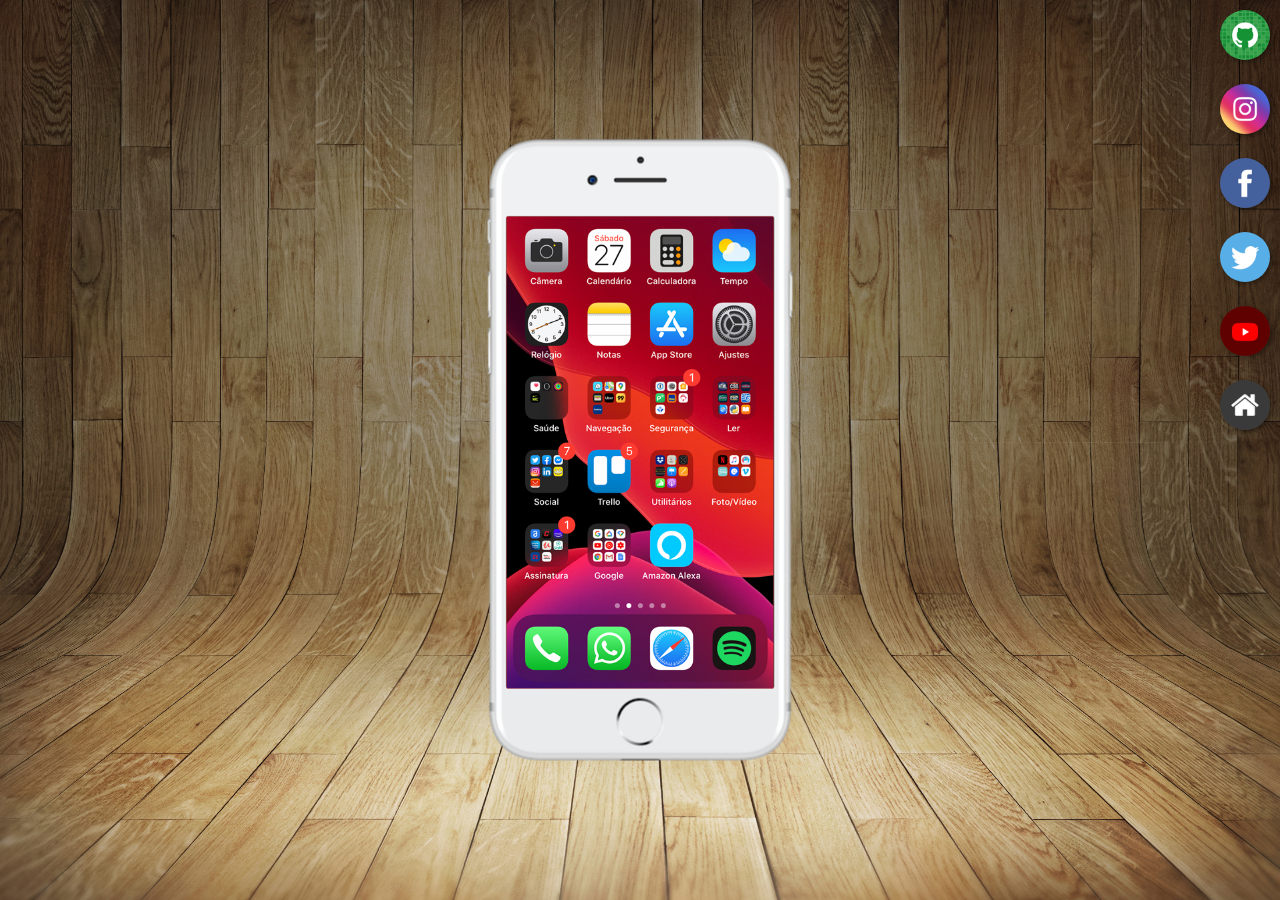
<file: index.html>
<!DOCTYPE html>
<html lang="pt-br">
<head>
    <meta charset="UTF-8">
    <meta name="viewport" content="width=device-width, initial-scale=1.0">
    <link rel="stylesheet" href="style/style.css">
    <link rel="shortcut icon" href="favicon.ico" type="image/x-icon">
    <title>Social Media</title>
</head>
<body>
    <main>
        <section class="telefone">
            <iframe src="home.html" frameborder="0" name="tela" class="tela">
                Infelizmente seu navegador não permite o uso de iframes!
            </iframe>
        </section>
        <section class="social">
            <a href="github.html" target="tela"><img src="imagens/logo-github.jpg" alt="github" target="tela"></a><br>
            <a href="instragram.html" target="tela"><img src="imagens/logo-instagram.jpg" alt="instragram"></a><br>
            <a href="facebook.html" target="tela"><img src="imagens/logo-facebook.jpg" alt=""></a><br>
            <a href="twitter.html"target="tela"><img src="imagens/logo-twitter.jpg" alt="twitter"></a><br>
            <a href="youtube.html" target="tela"><img src="imagens/logo-youtube.jpg" alt="youtube"></a><br>
            <a href="home.html" target="tela"><img src="imagens/logo-home.jpg" alt="botão home"></a><br>
        </section><br>
    </main>
</body>
</html>
</file>
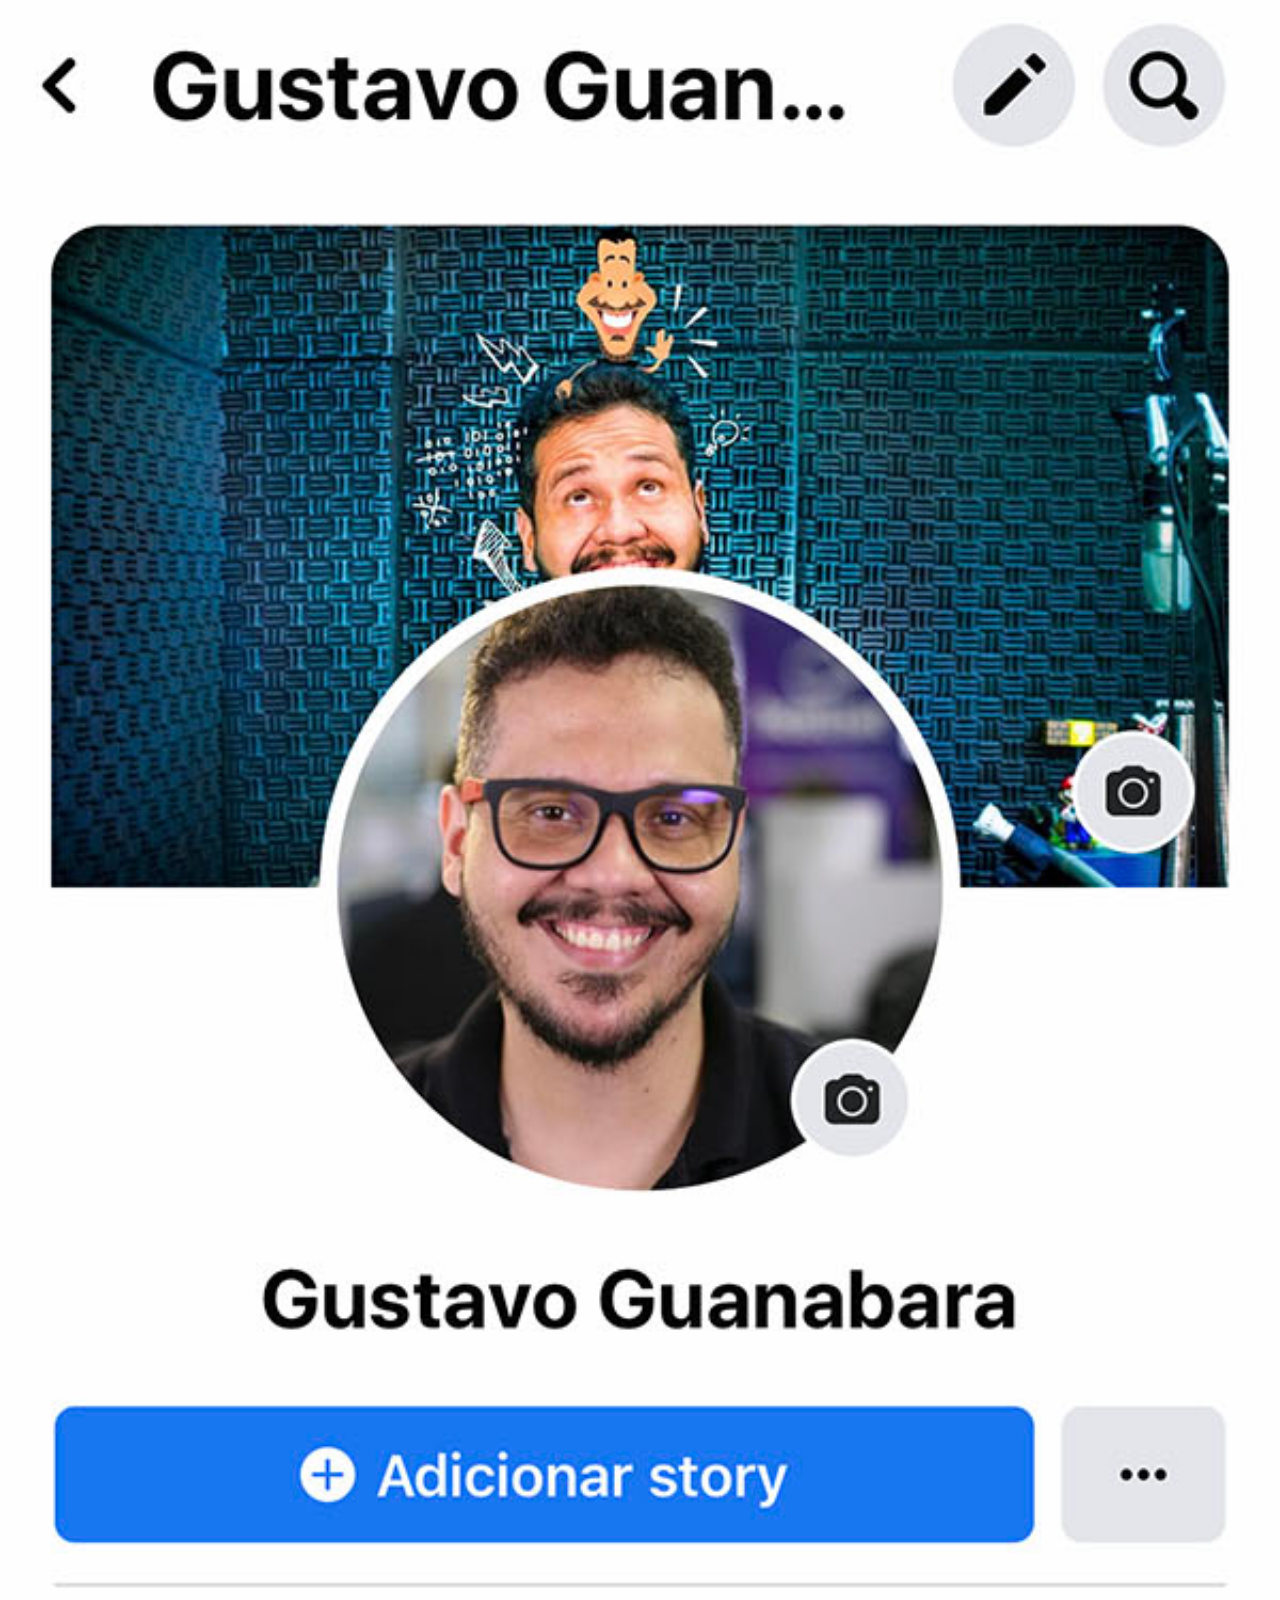
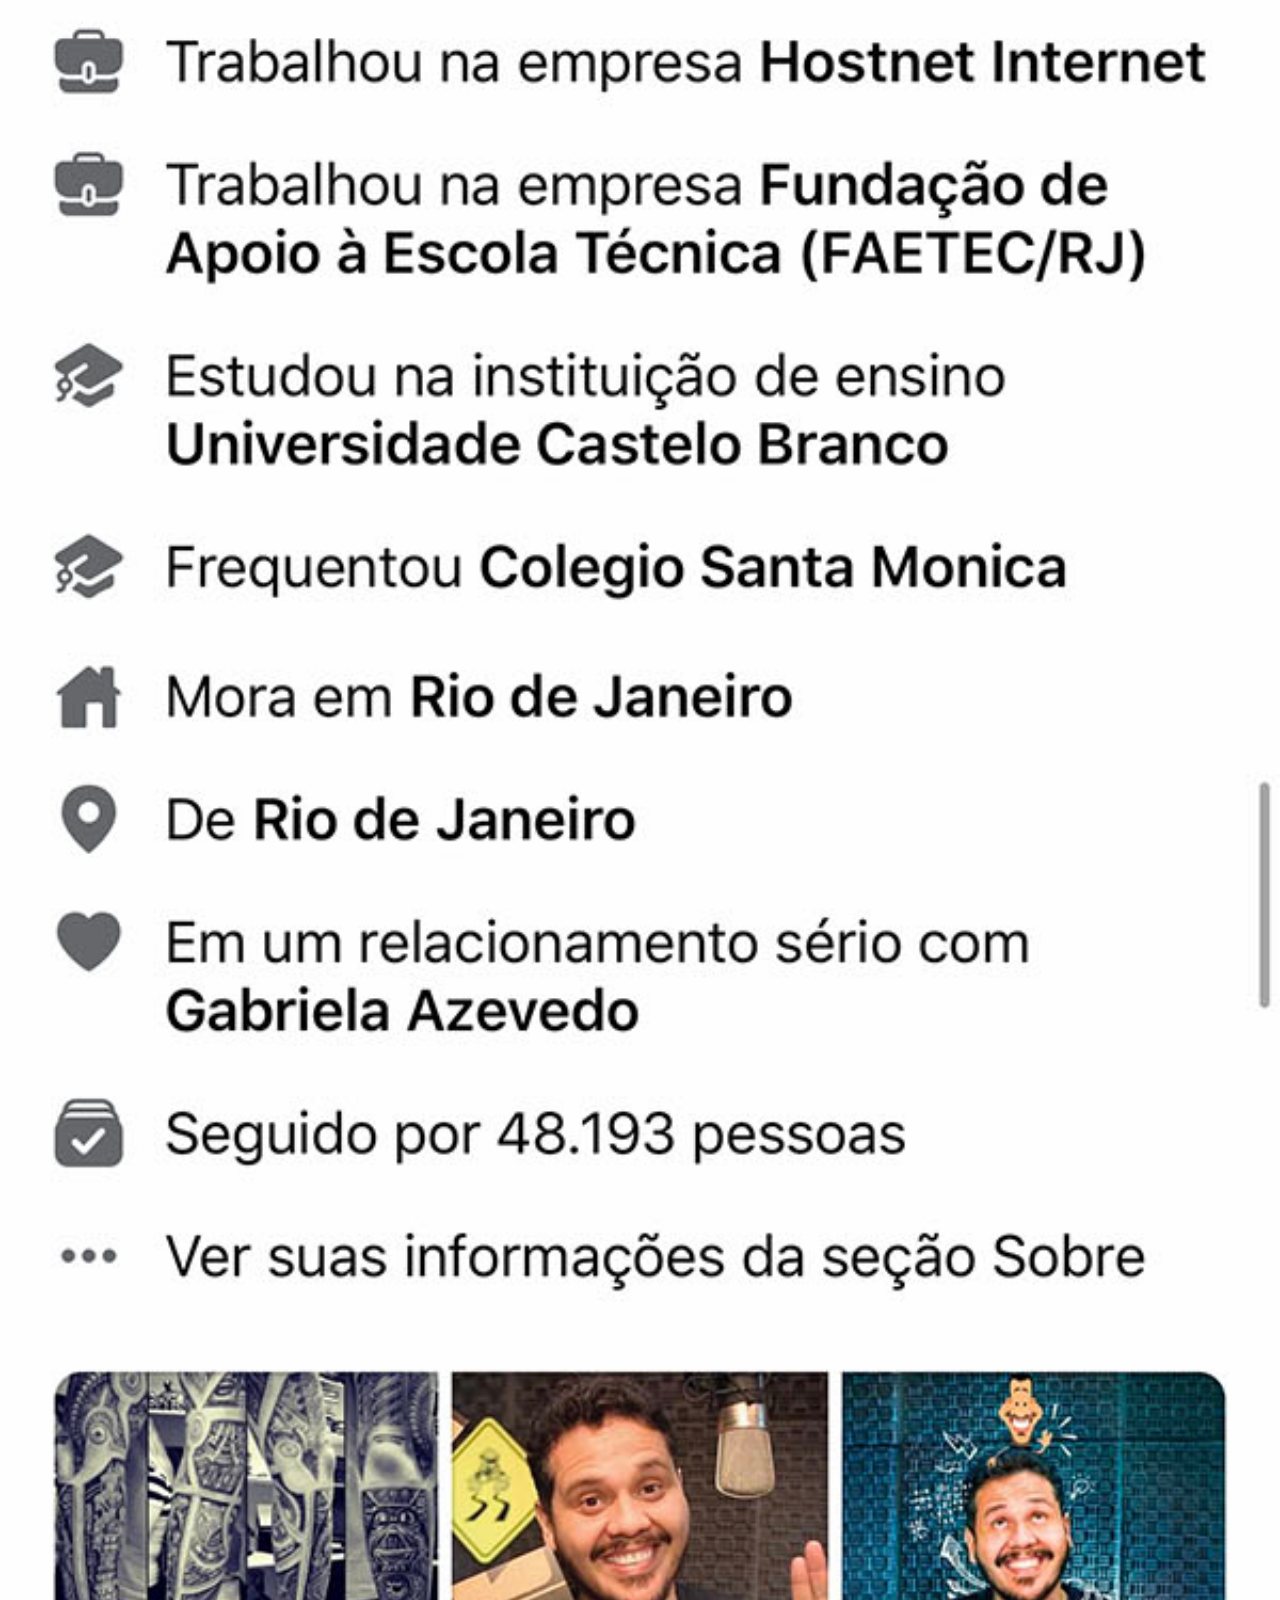
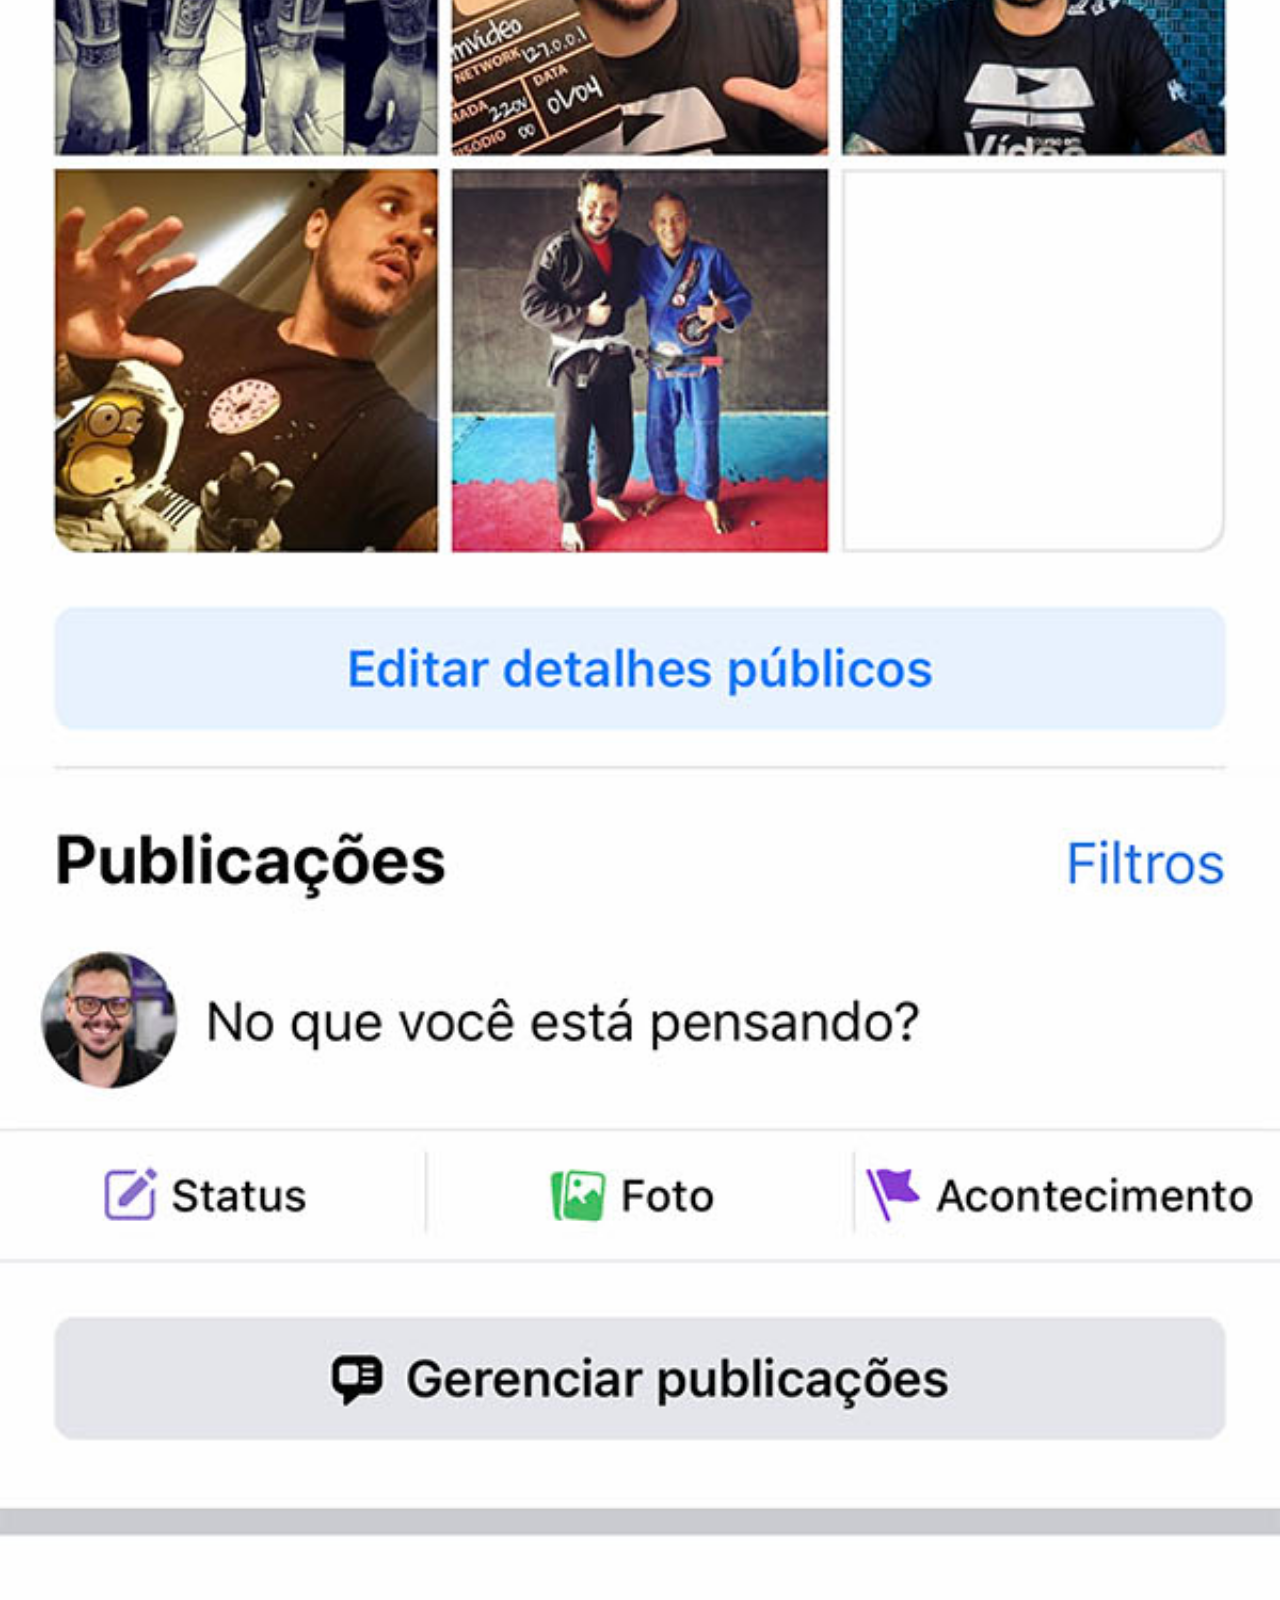
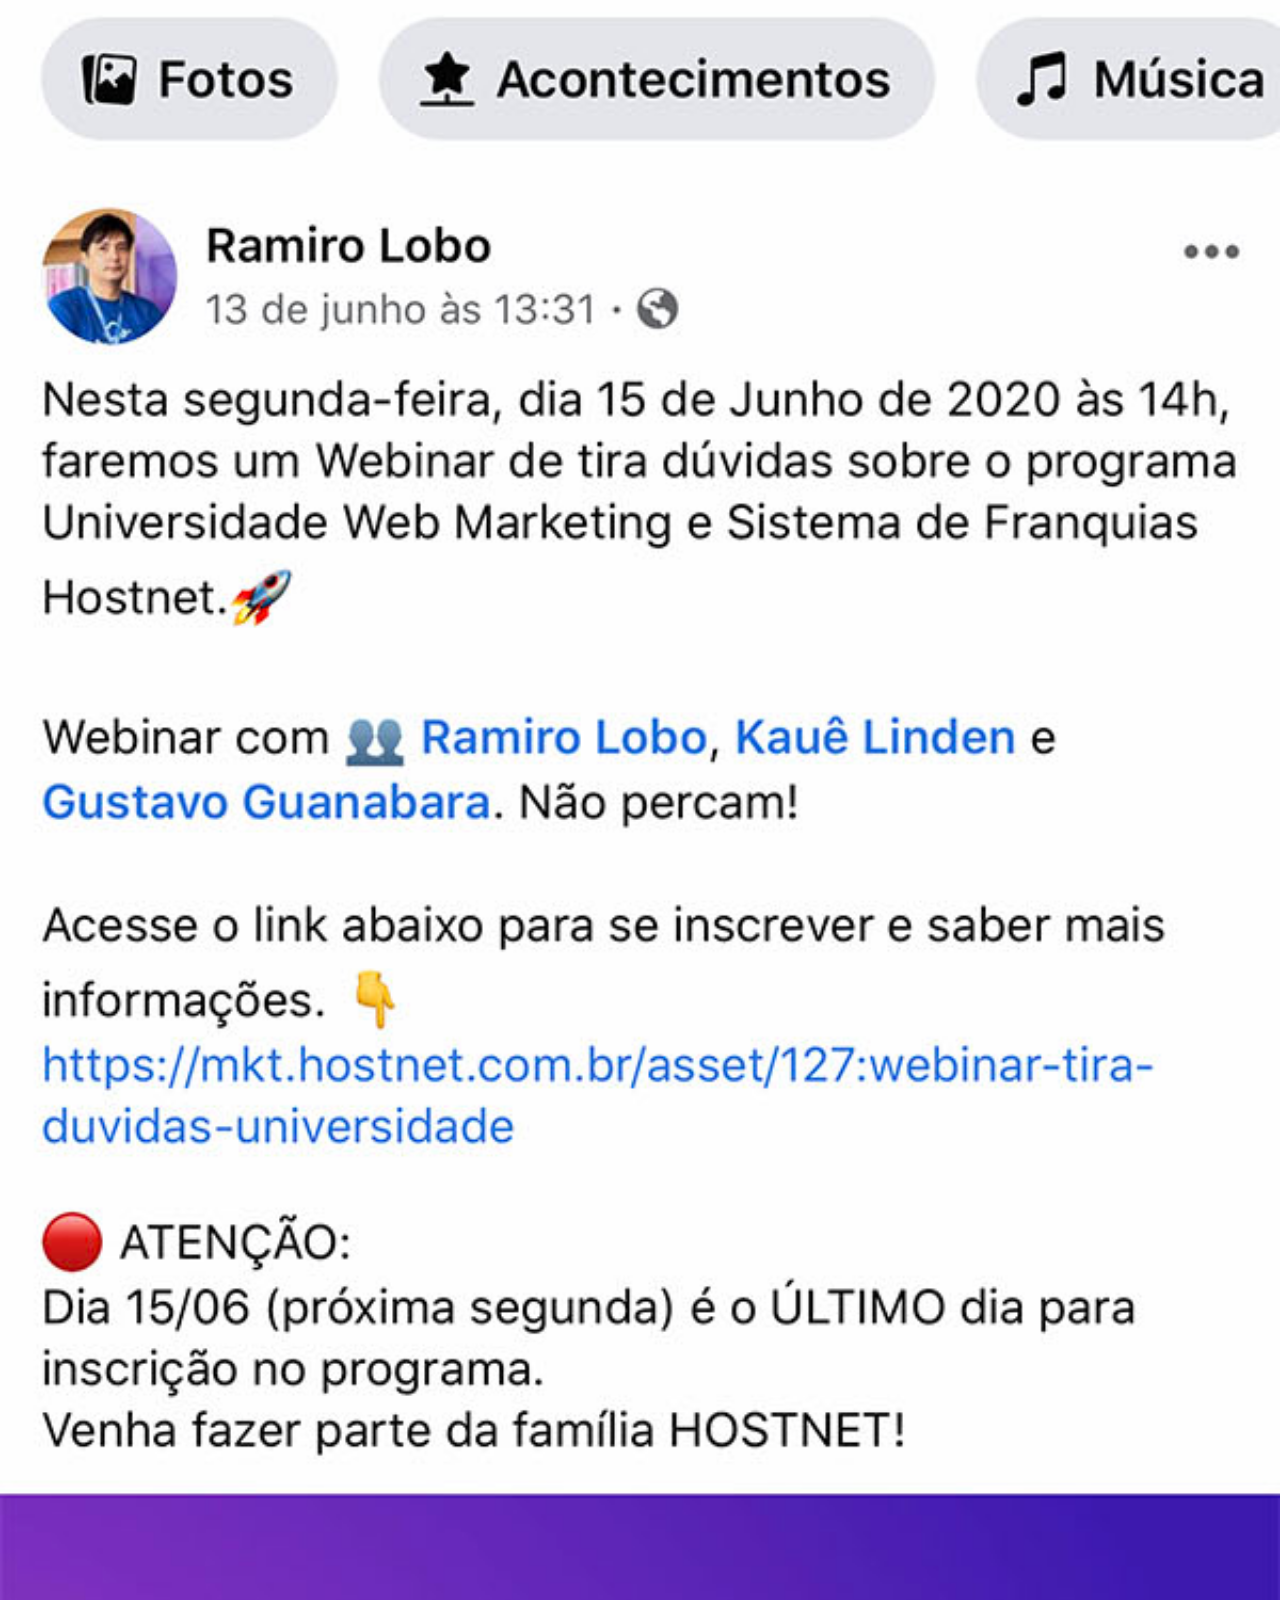
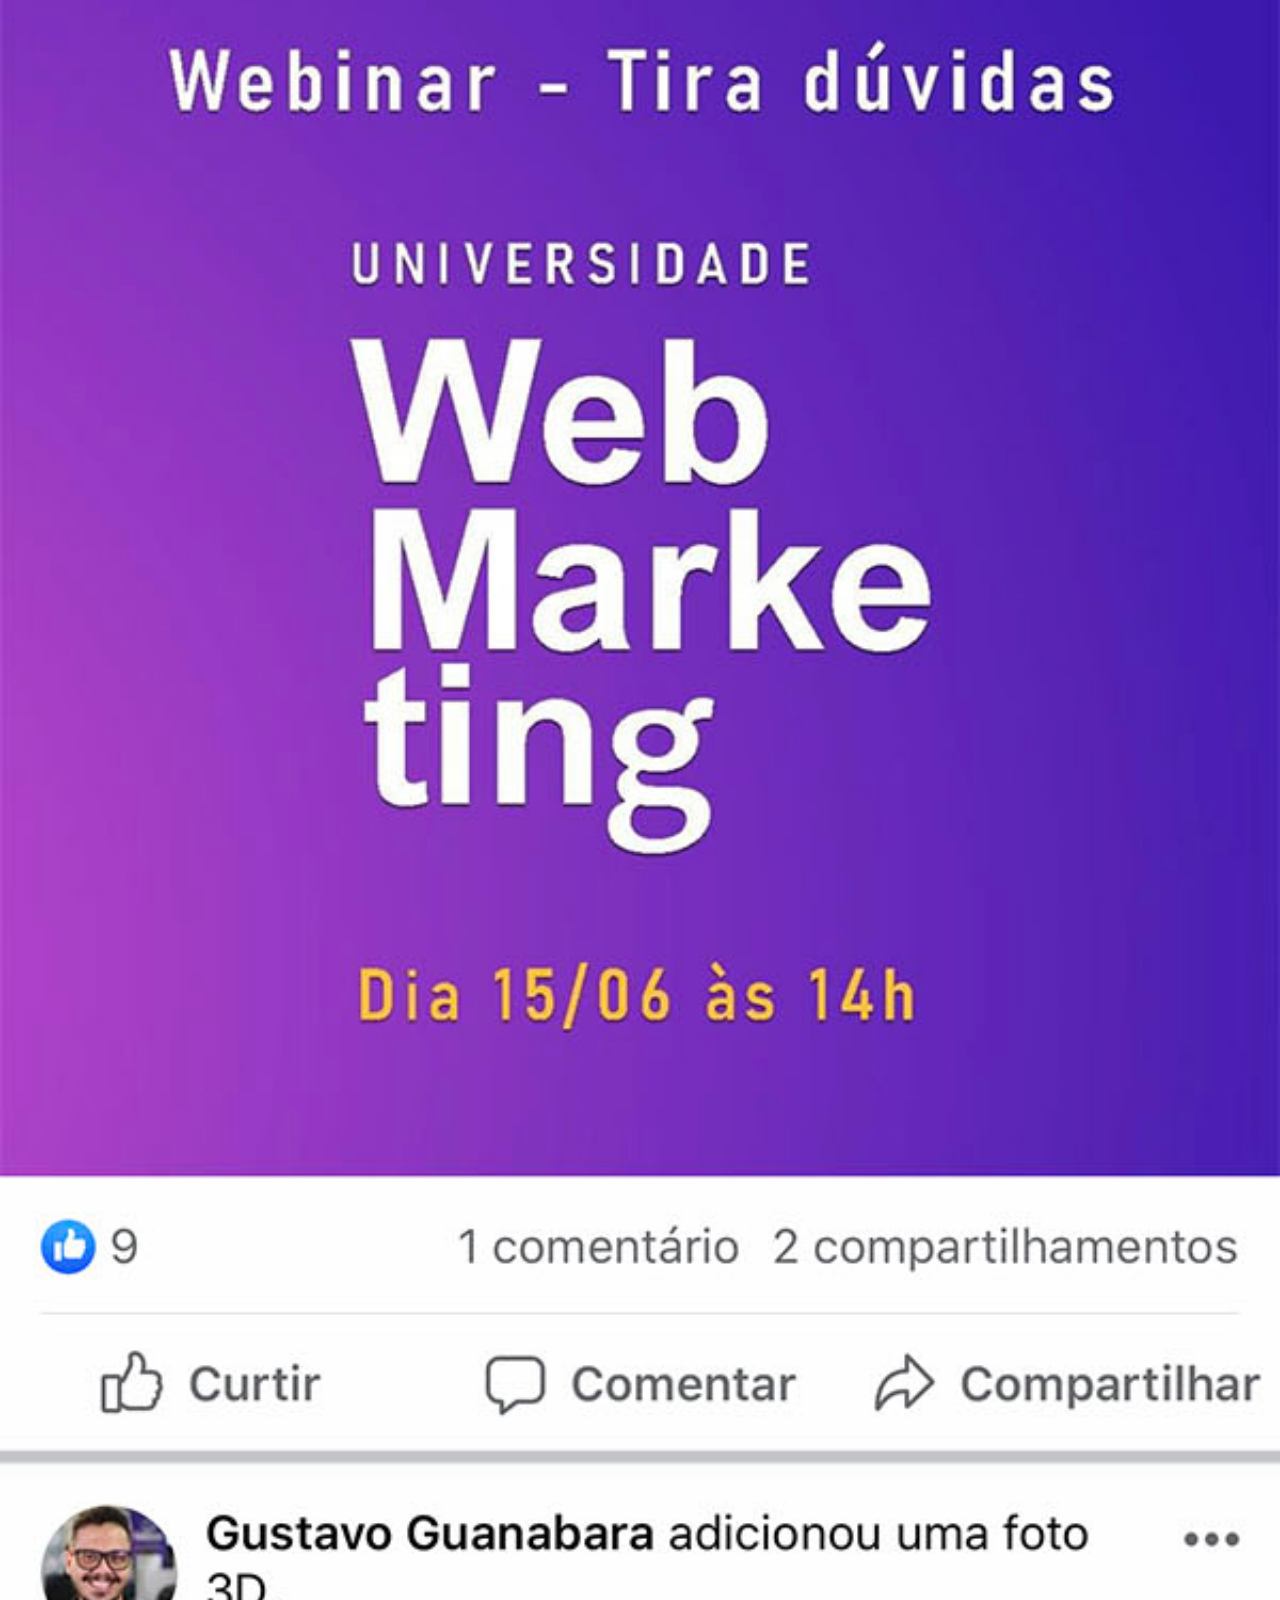
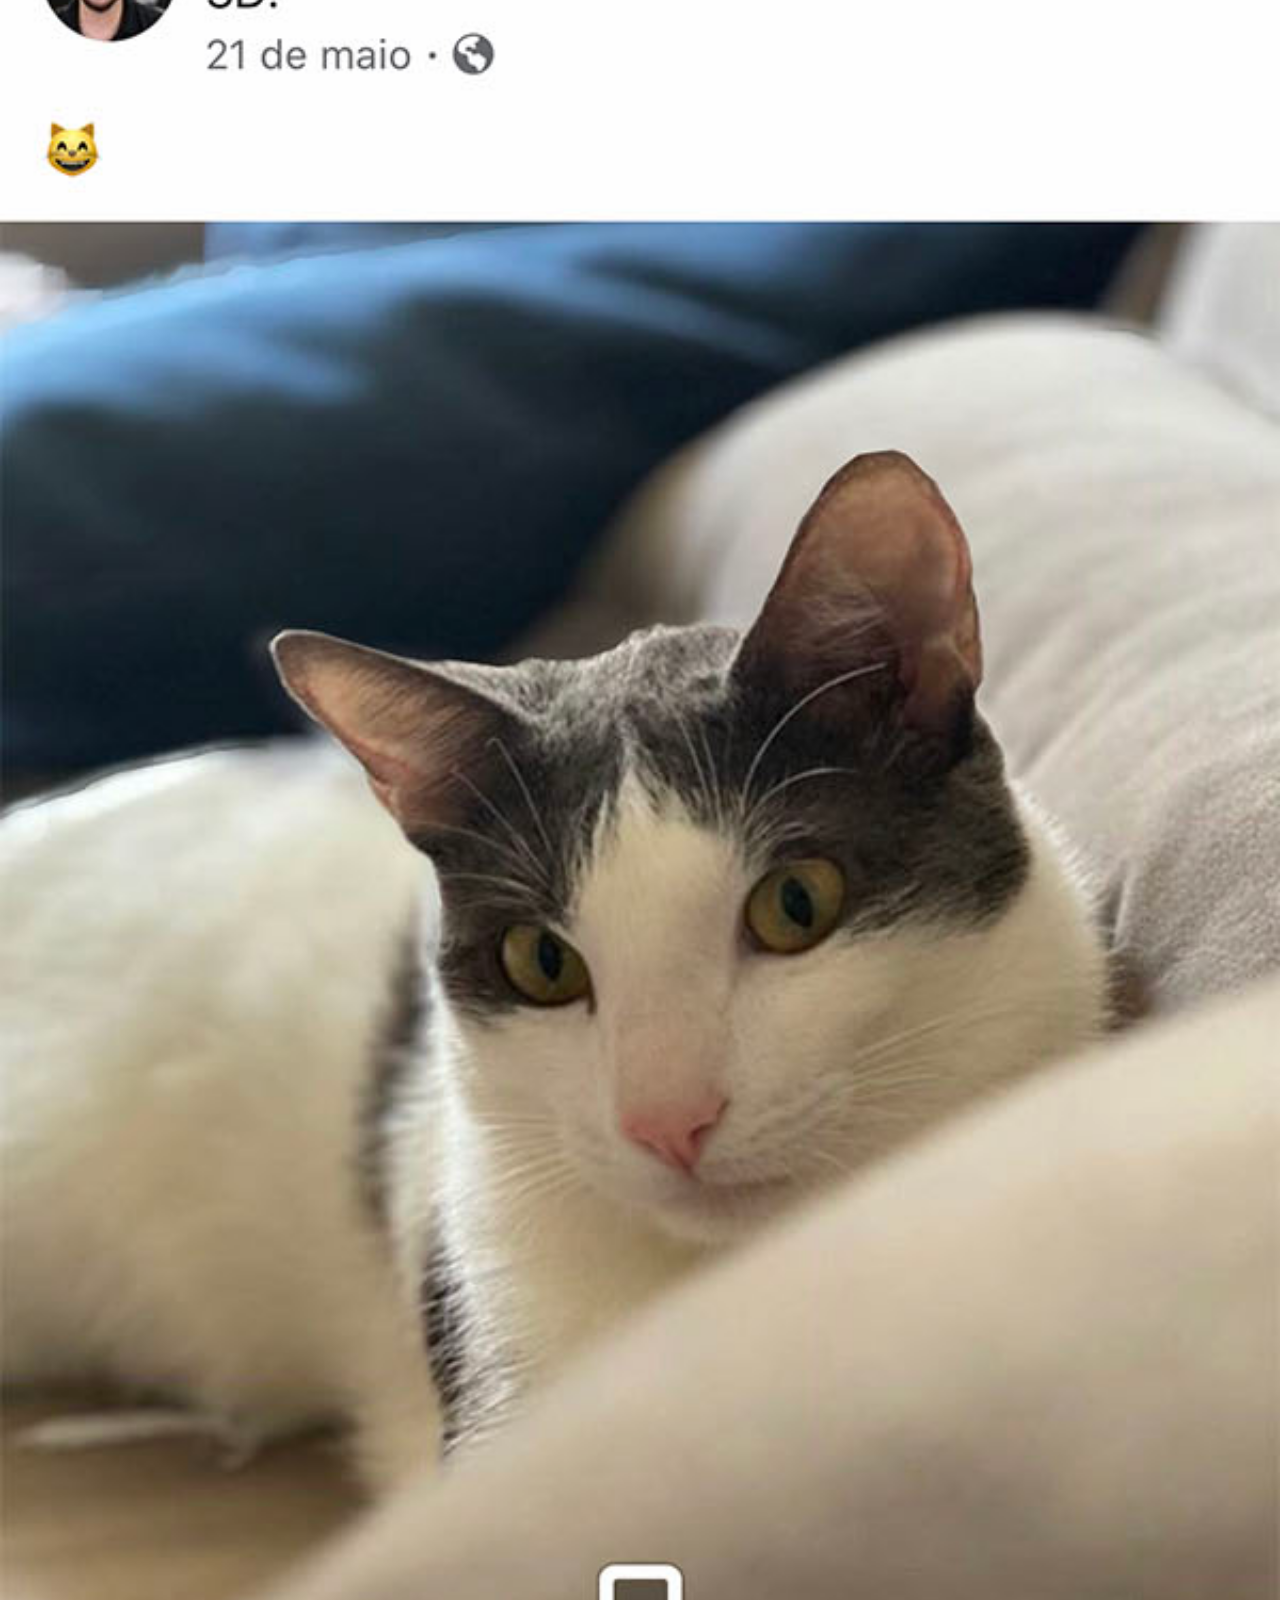
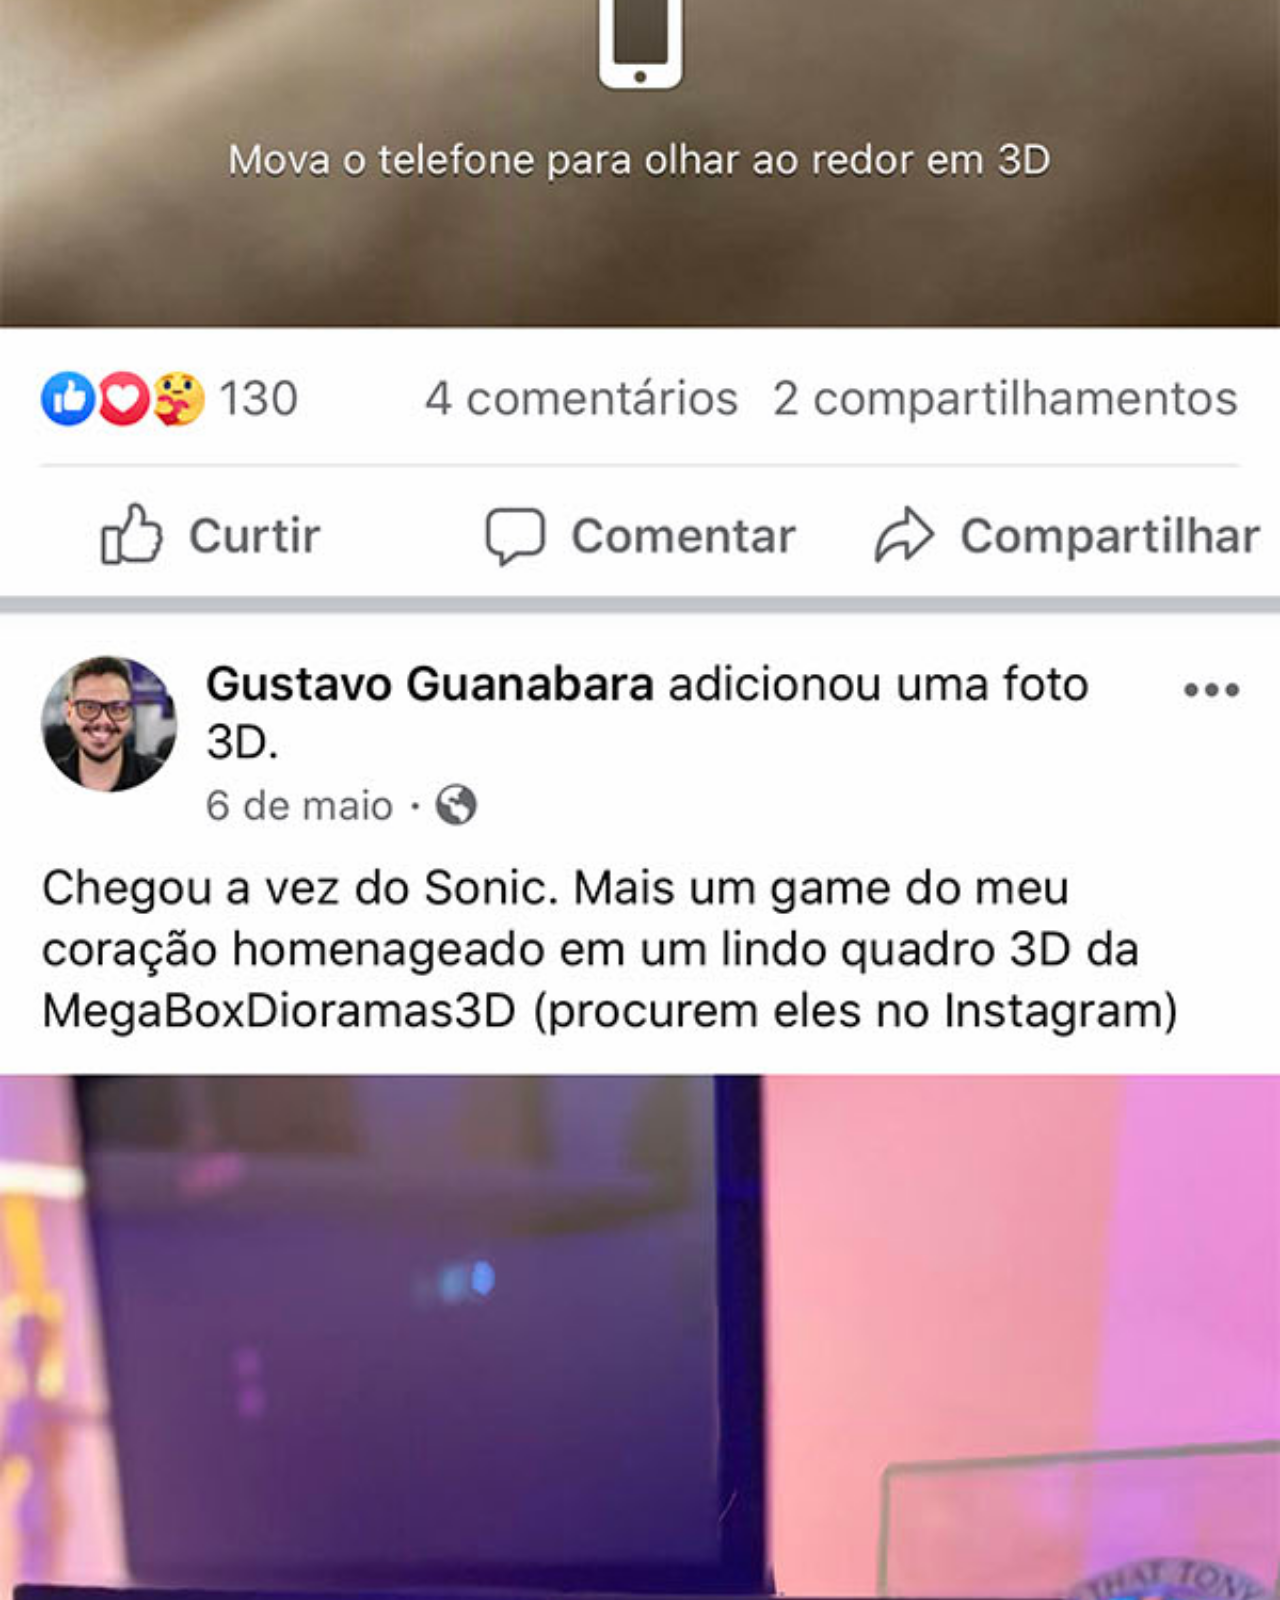
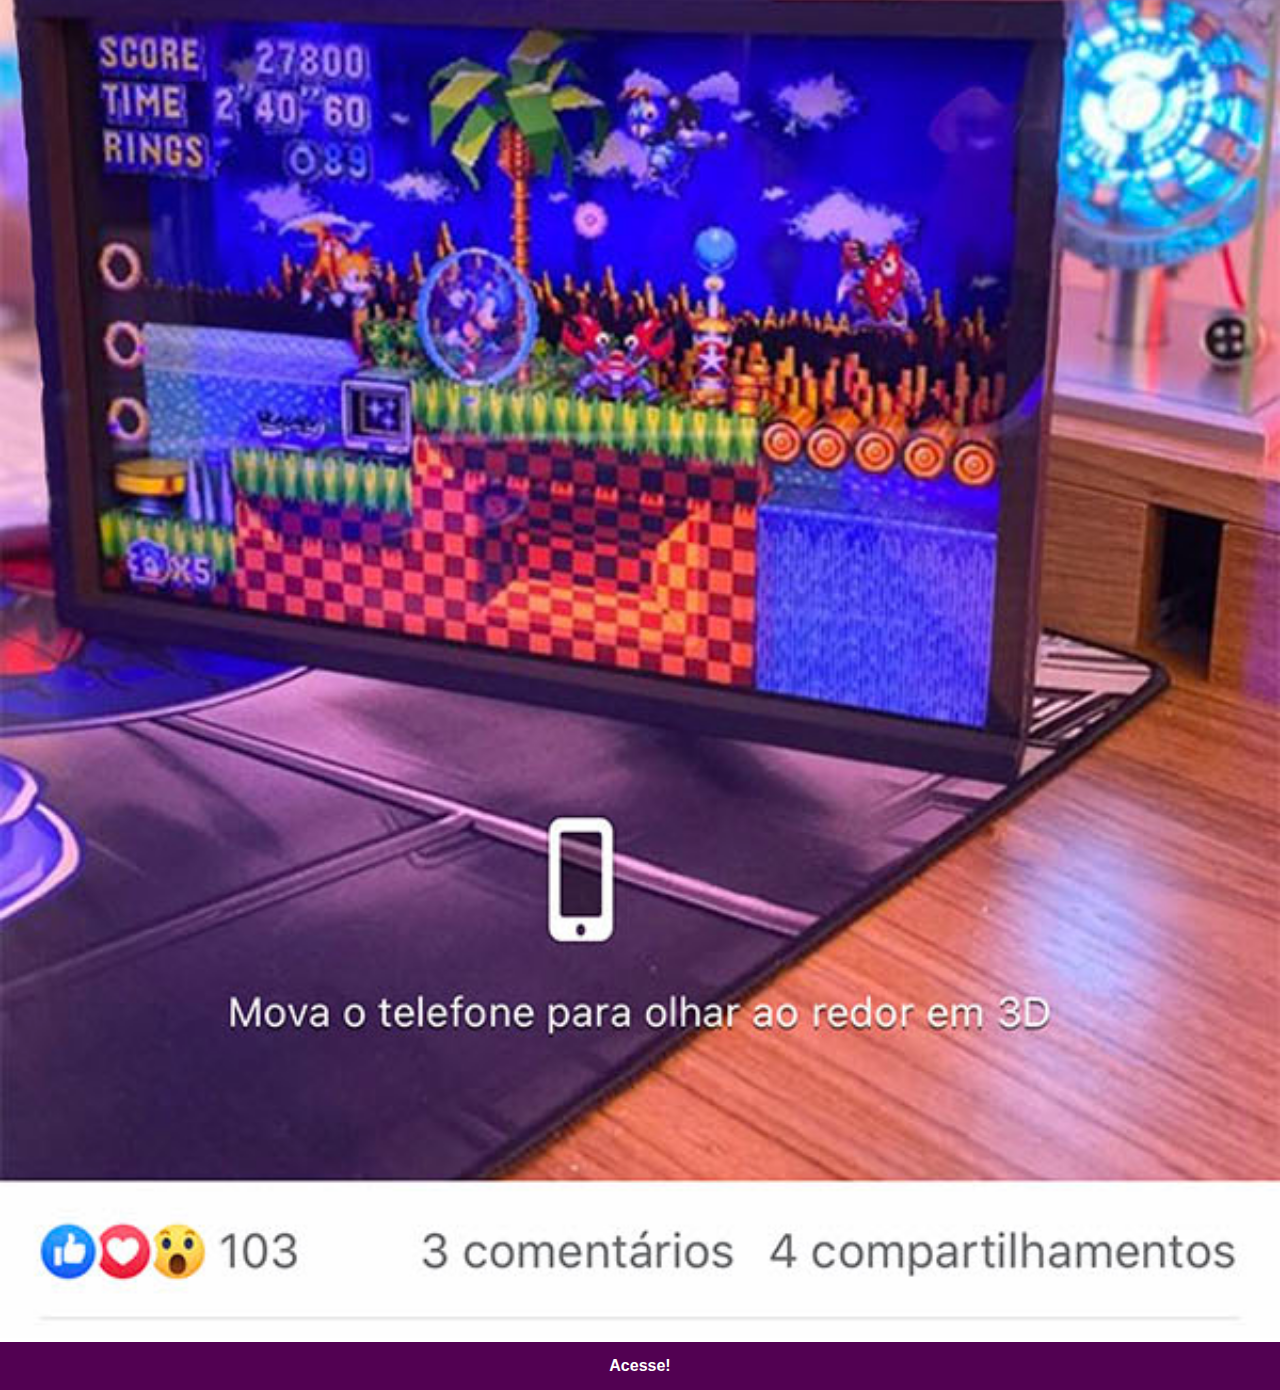
<file: facebook.html>
<!DOCTYPE html>
<html lang="pt-br">
<head>
    <meta charset="UTF-8">
    <meta name="viewport" content="width=device-width, initial-scale=1.0">
    <link rel="stylesheet" href="style/social.css">
    <title>facebook</title>
</head>
<body>
    <img src="imagens/tela-facebook.jpg" alt="tela facebook">
    <a href="https://www.facebook.com/gustavoguanabara/?locale=pt_BR" target="_blank">Acesse!</a>
</body>
</html>
</file>
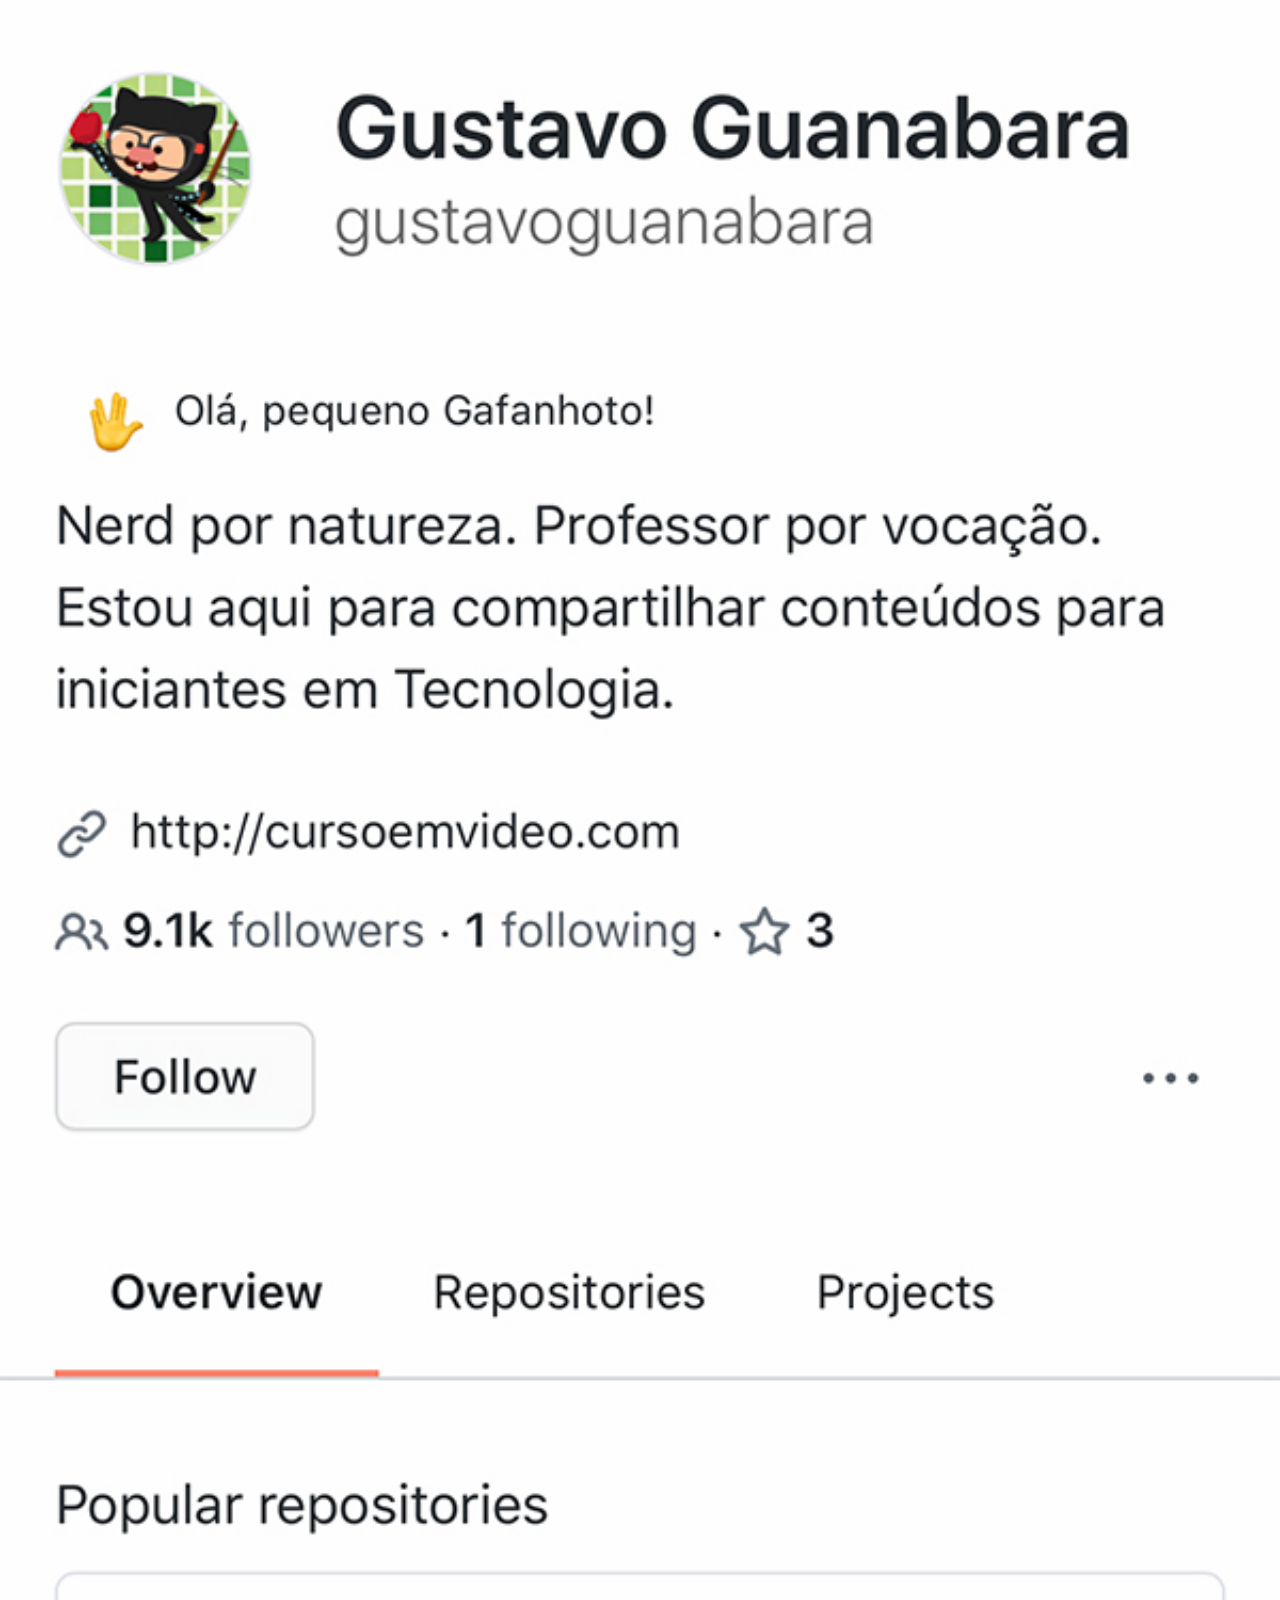
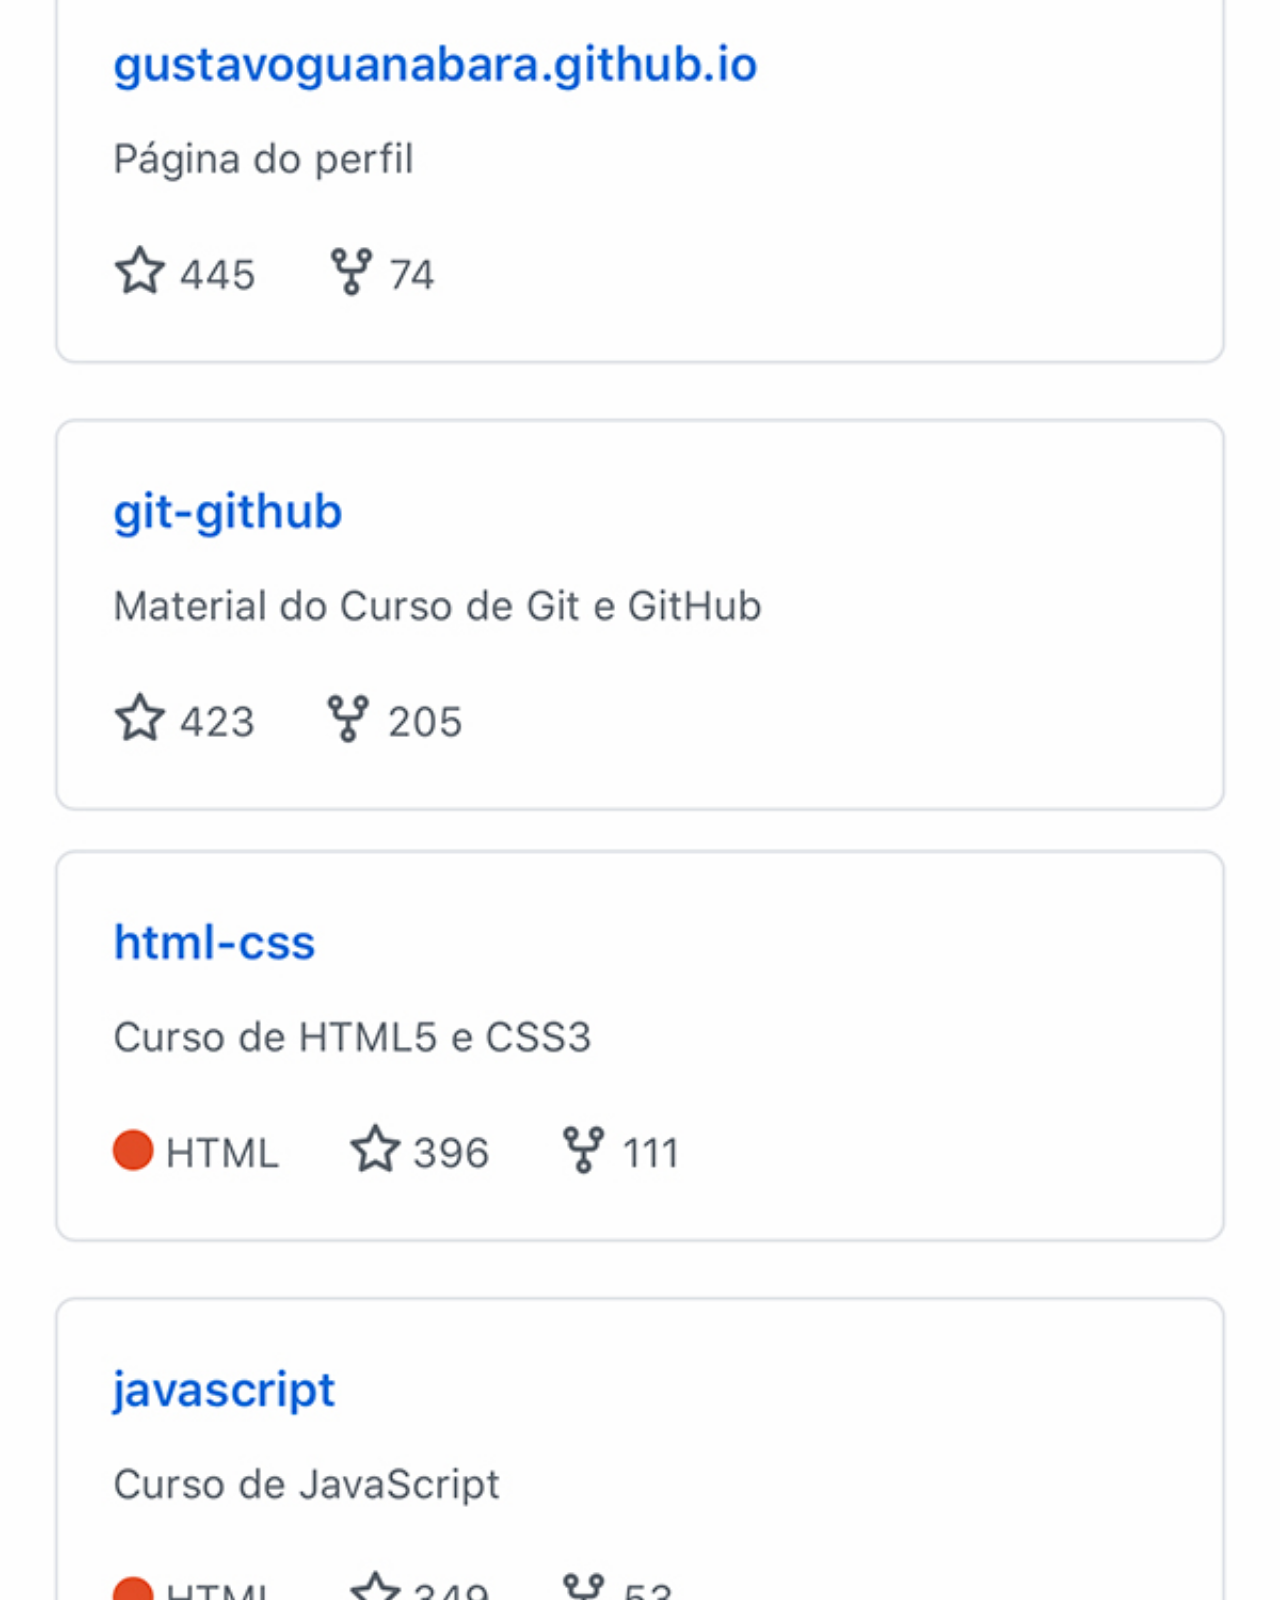
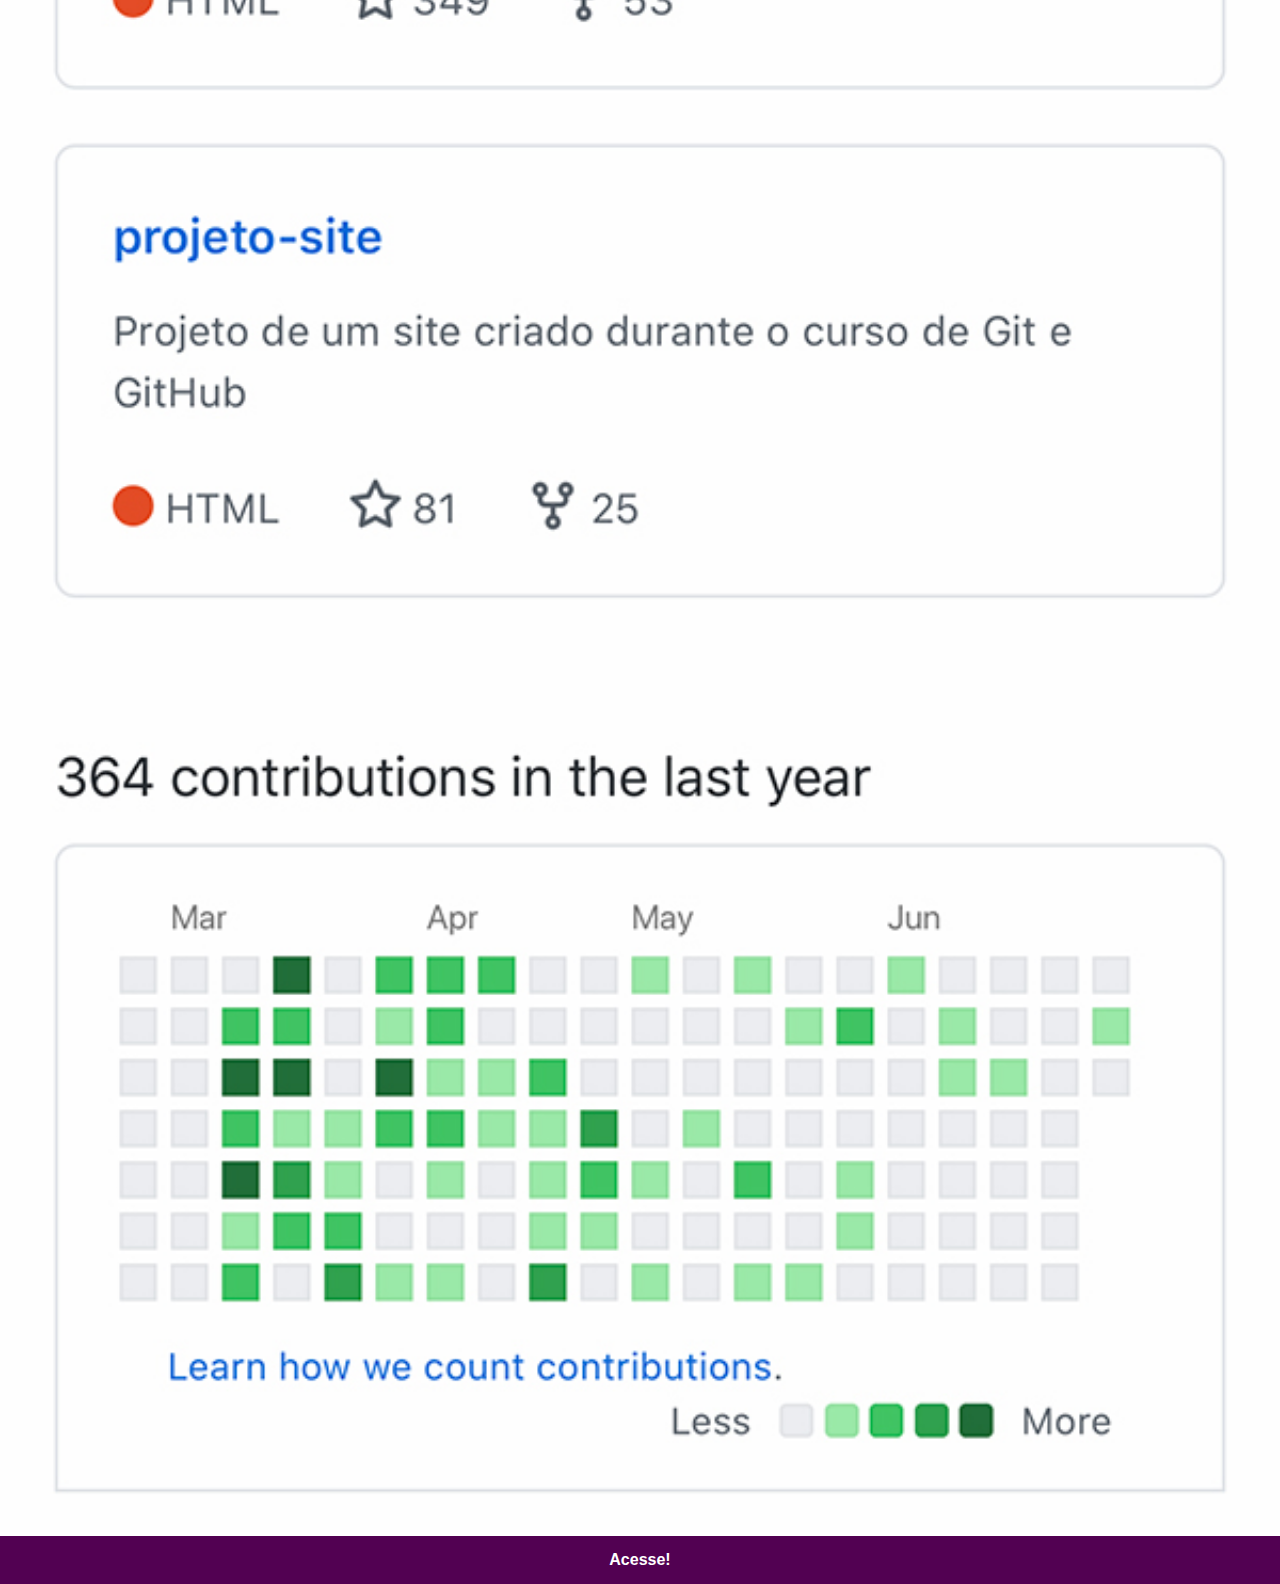
<file: github.html>
<!DOCTYPE html>
<html lang="pt-br">
<head>
    <meta charset="UTF-8">
    <meta name="viewport" content="width=device-width, initial-scale=1.0">
    <link rel="stylesheet" href="style/social.css">
    <title>github</title>
</head>
<body>
    <img src="imagens/tela-github.jpg" alt="tela github">
    <a href="https://github.com/gustavoguanabara" target="_blank">Acesse!</a>

</body>
</html>
</file>
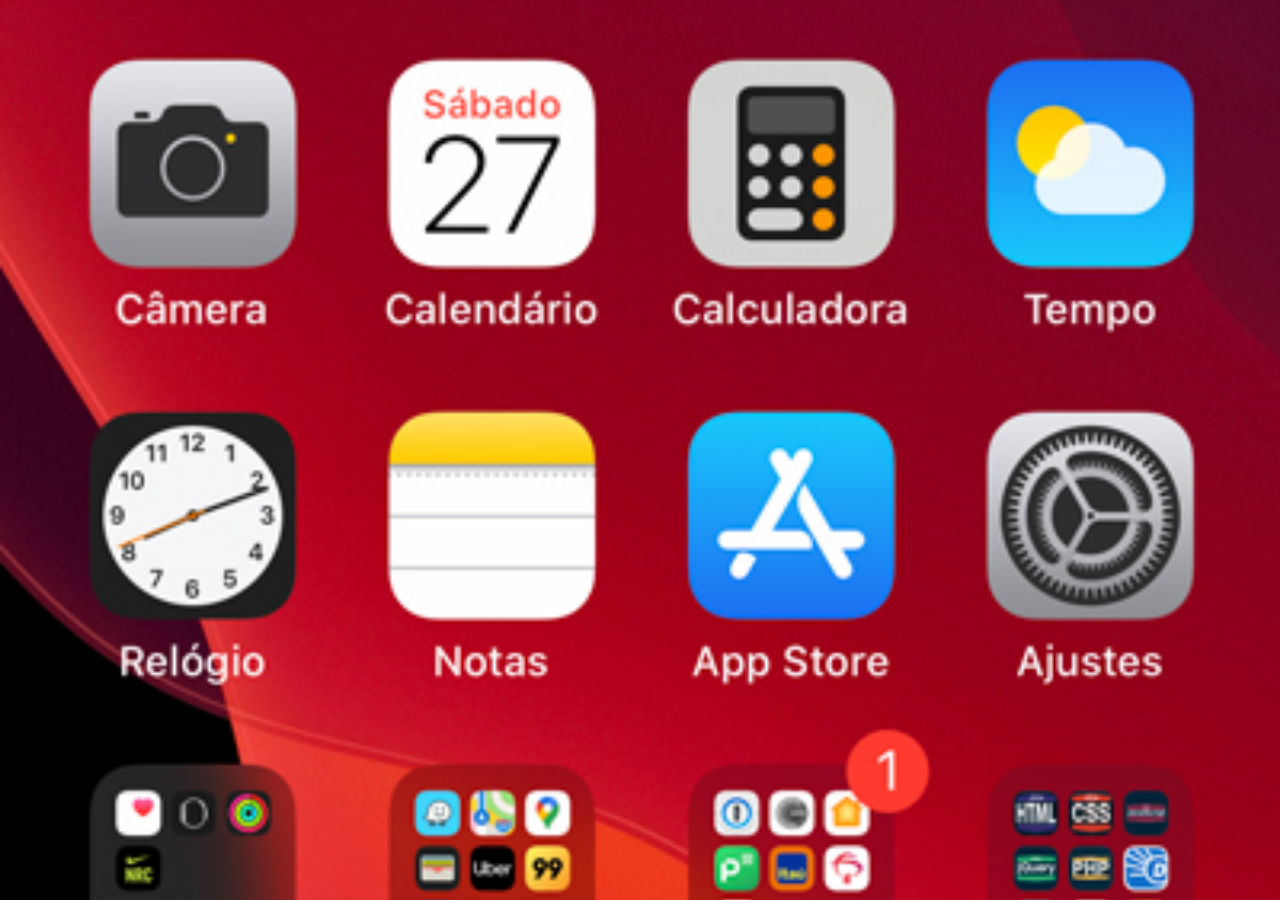
<file: home.html>
<!DOCTYPE html>
<html lang="pt-br">
<head>
    <meta charset="UTF-8">
    <meta name="viewport" content="width=device-width, initial-scale=1.0">
    <title>Home page</title>
</head>
<style>
    * {
        margin: 0;
        padding: 0;
    }

    body {
        width: 100vw;
        height: 100vh;
        background: red url("imagens/tela-home.jpg") no-repeat top center;
        background-size: cover;
    }
</style>
<body>
   
</body>
</html>
</file>
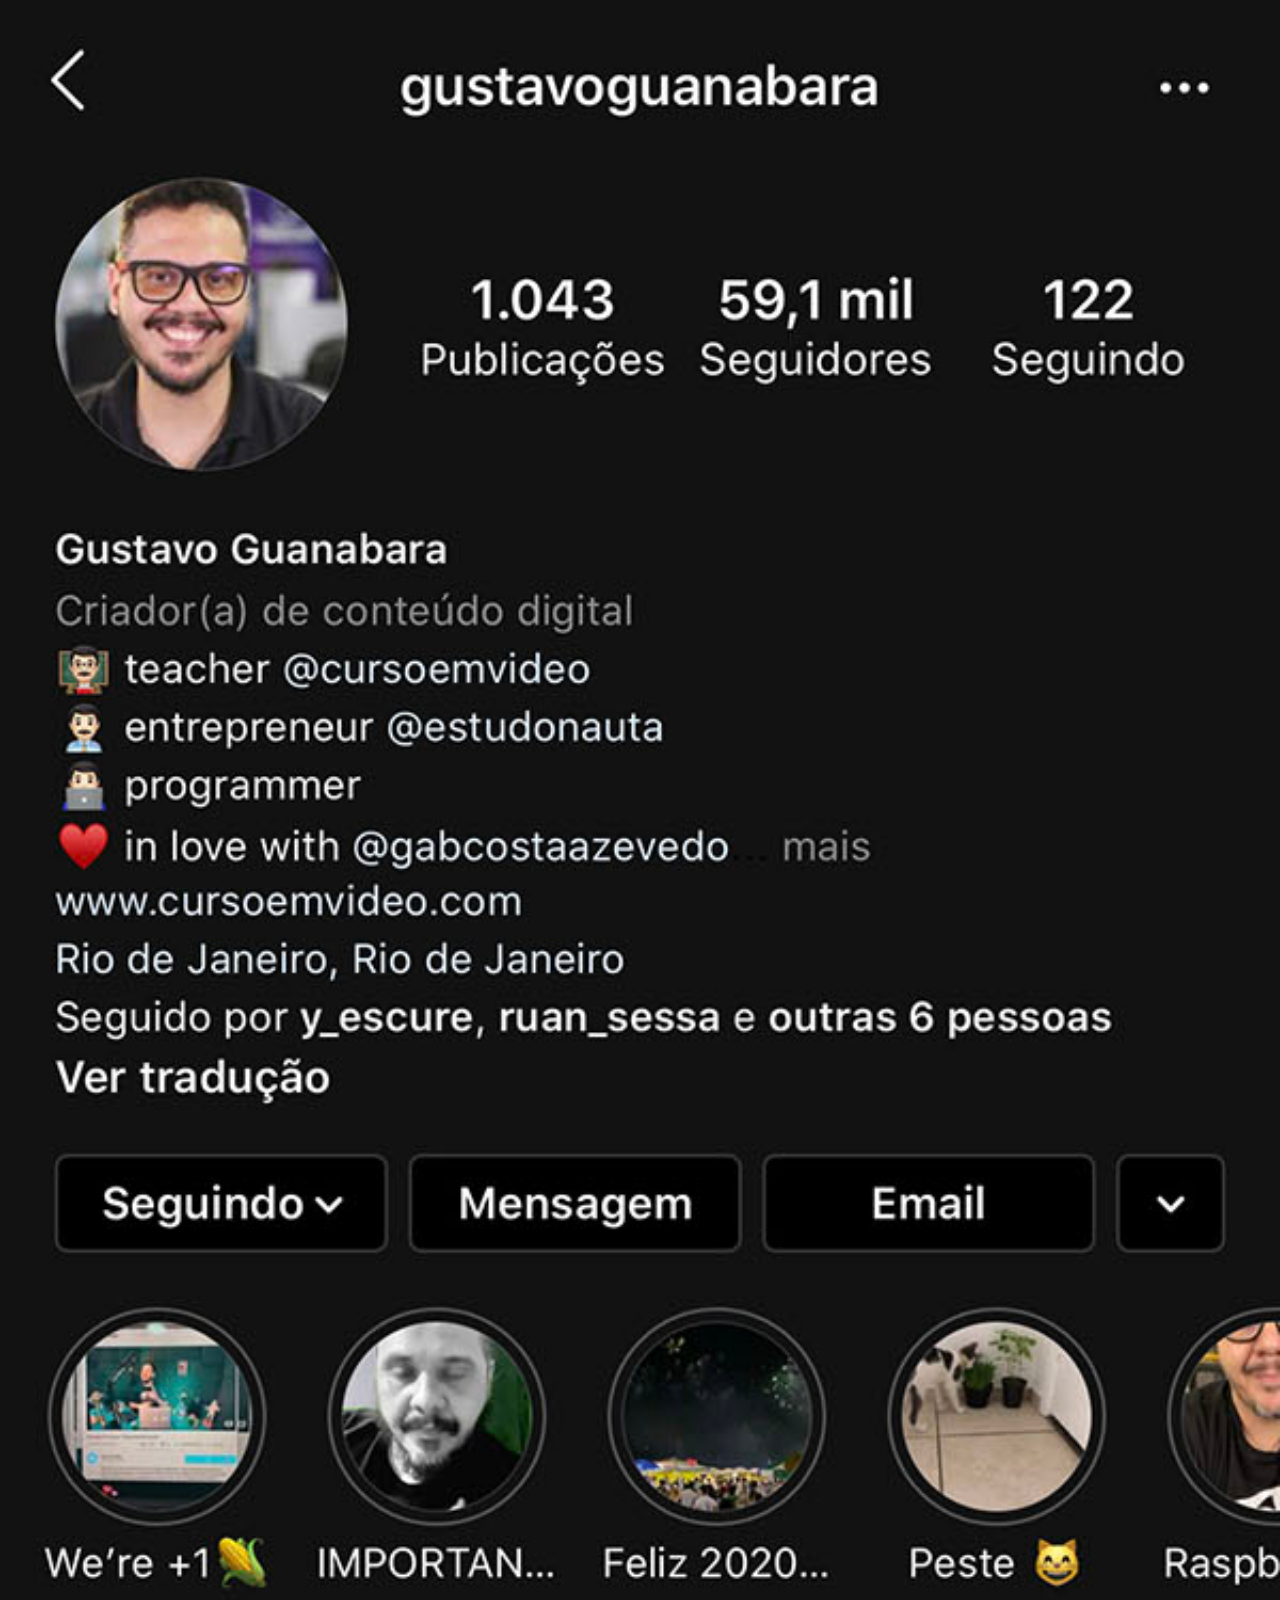
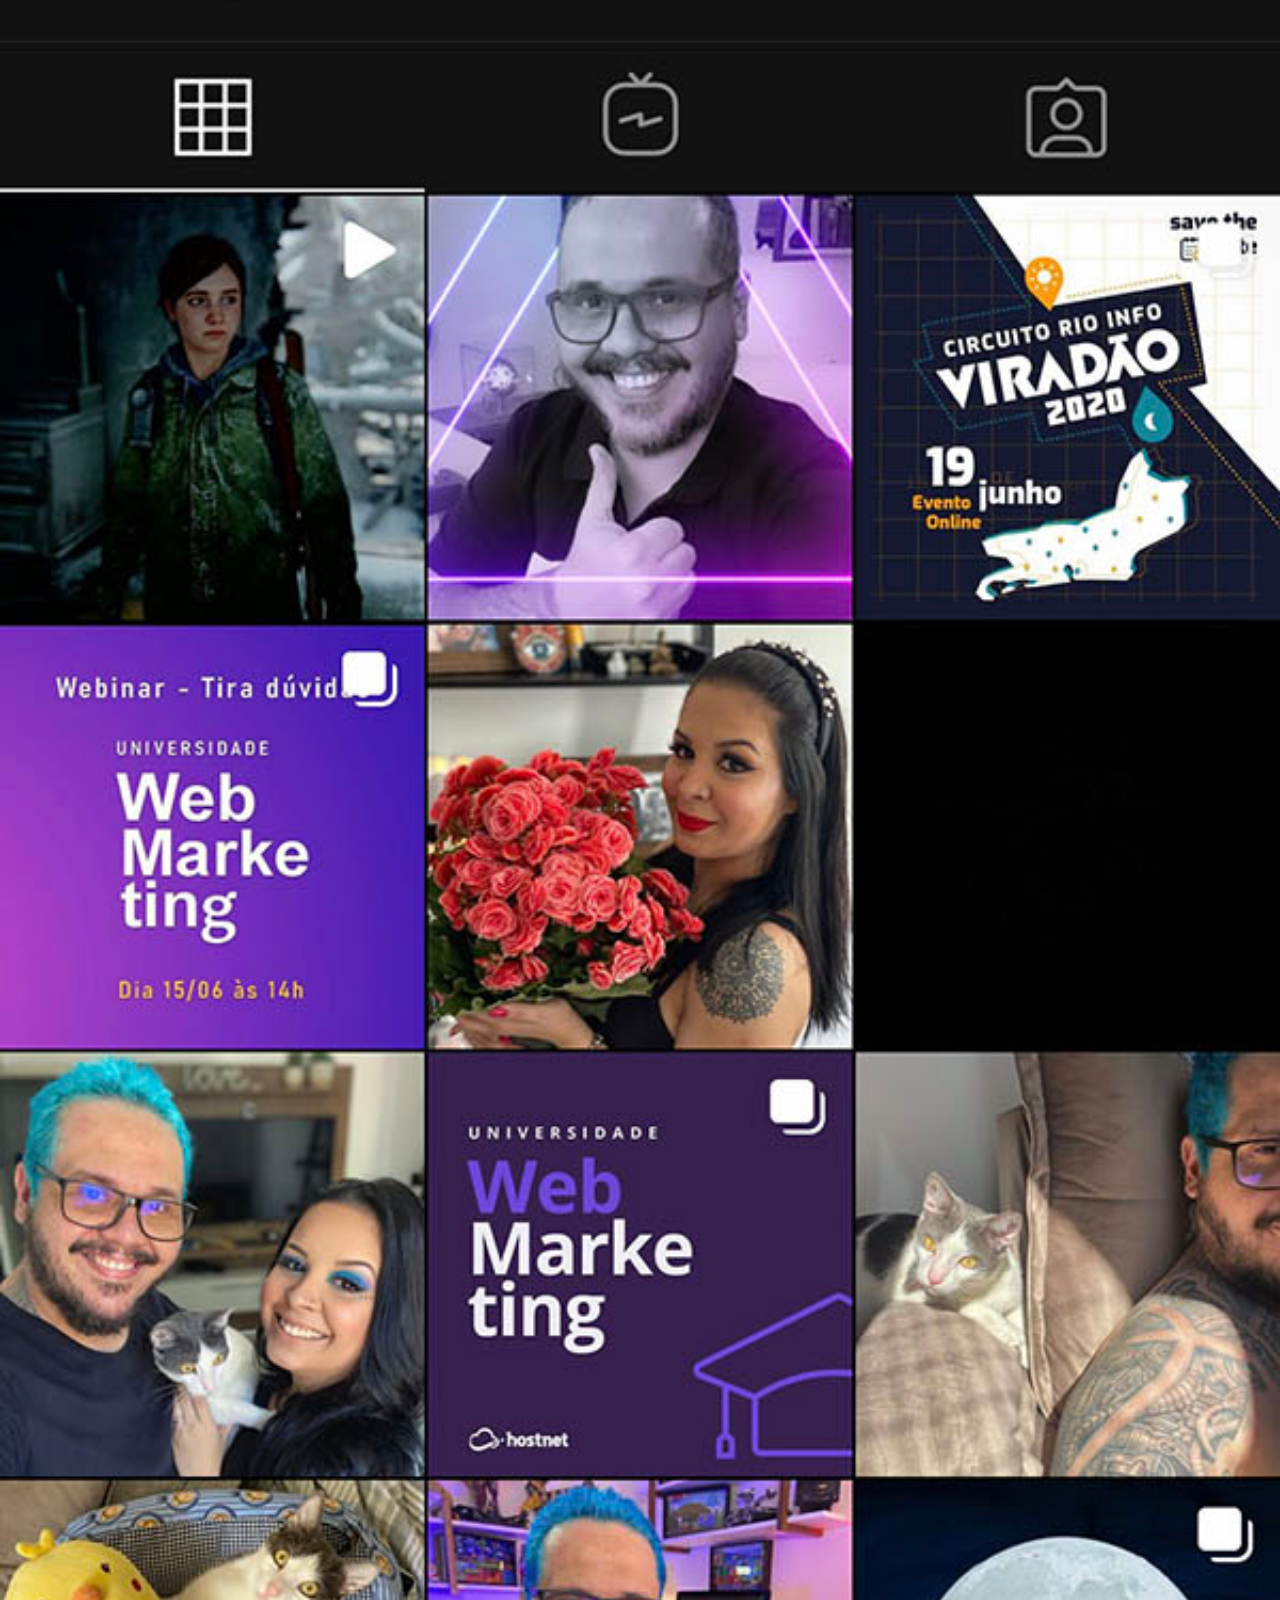
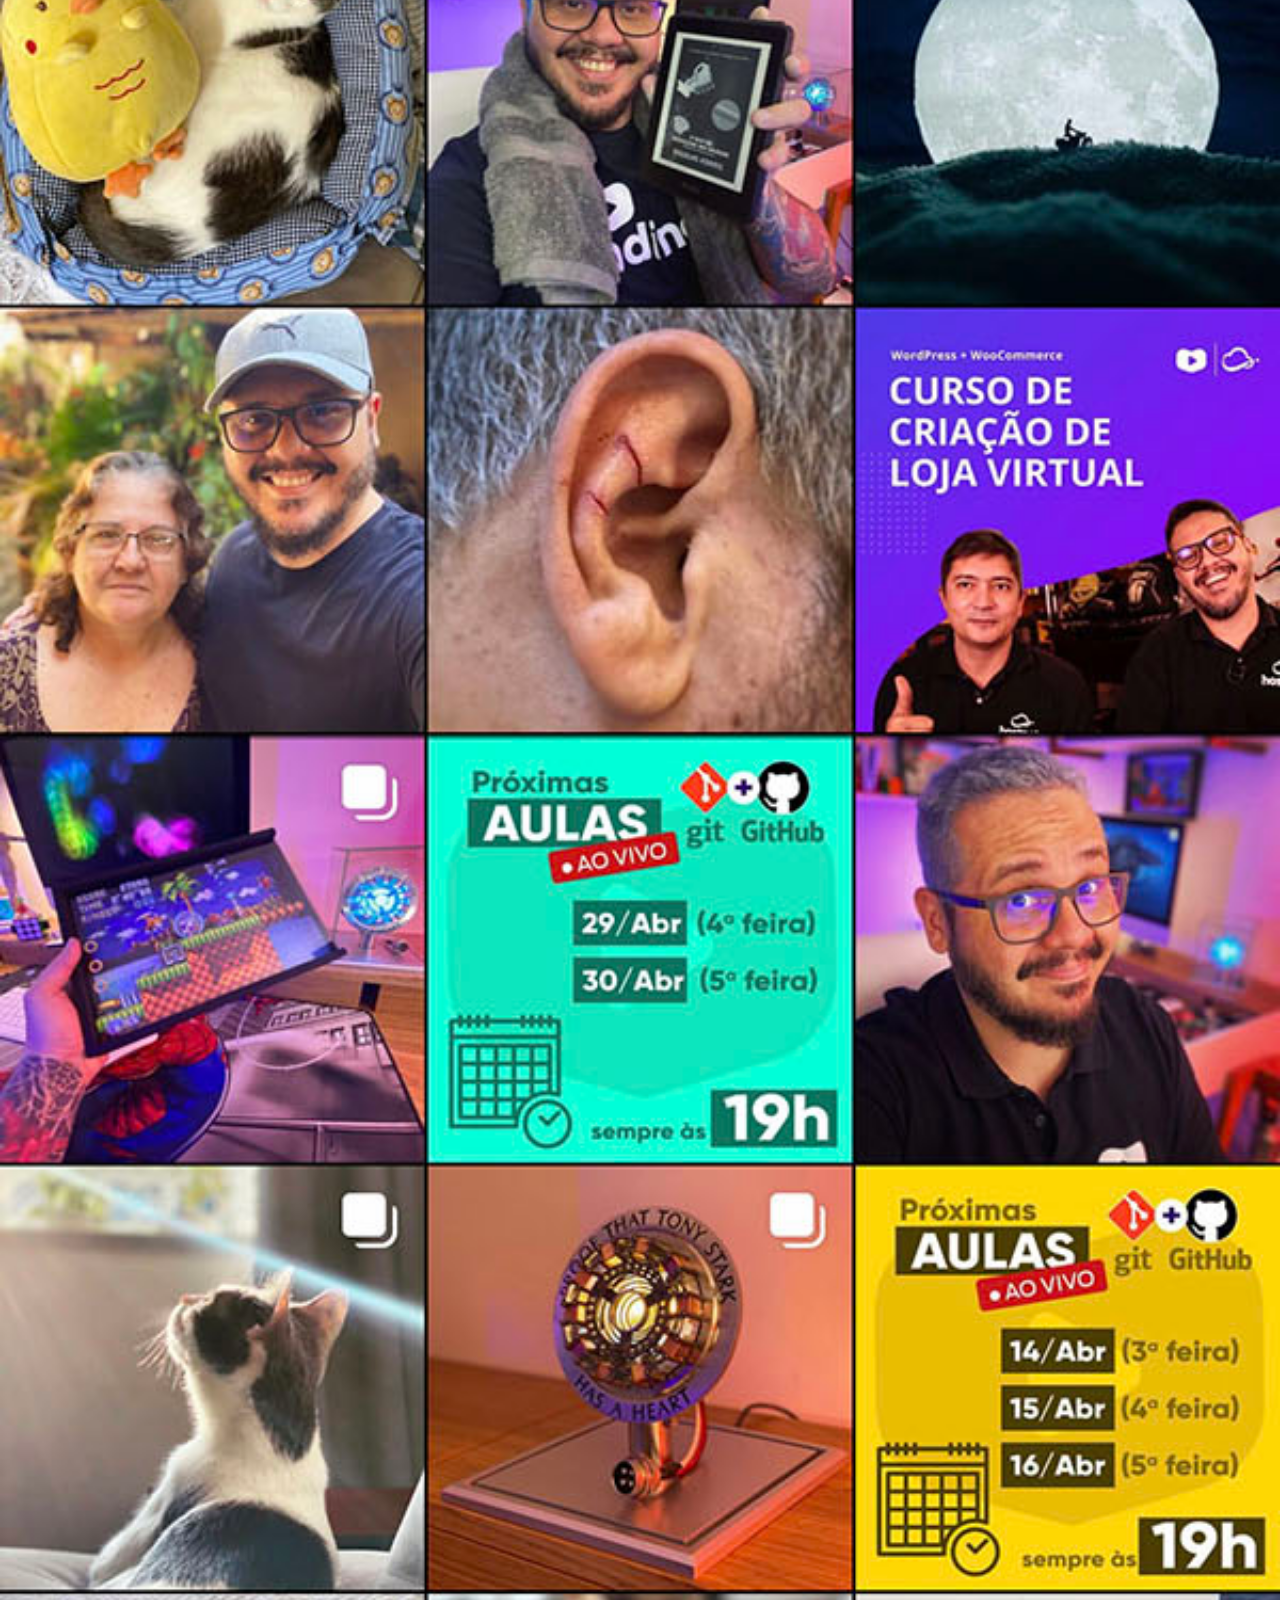
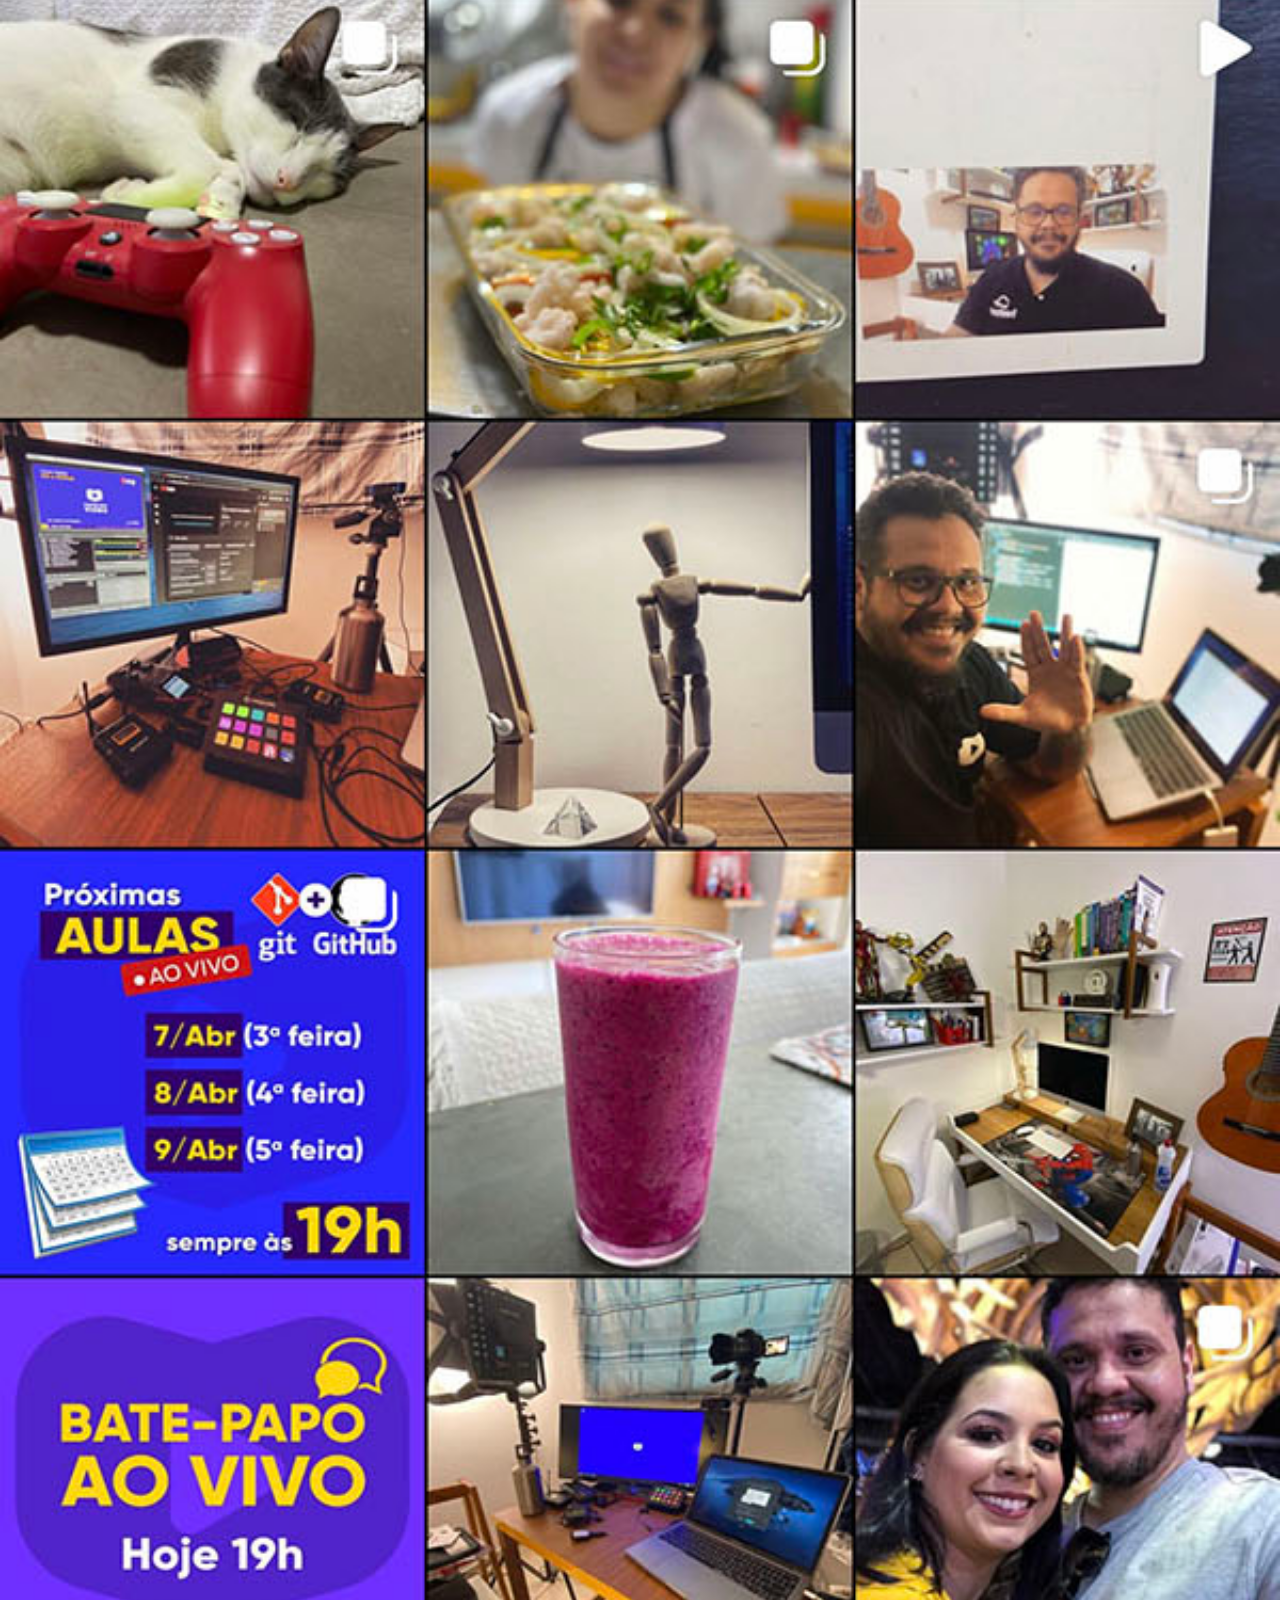
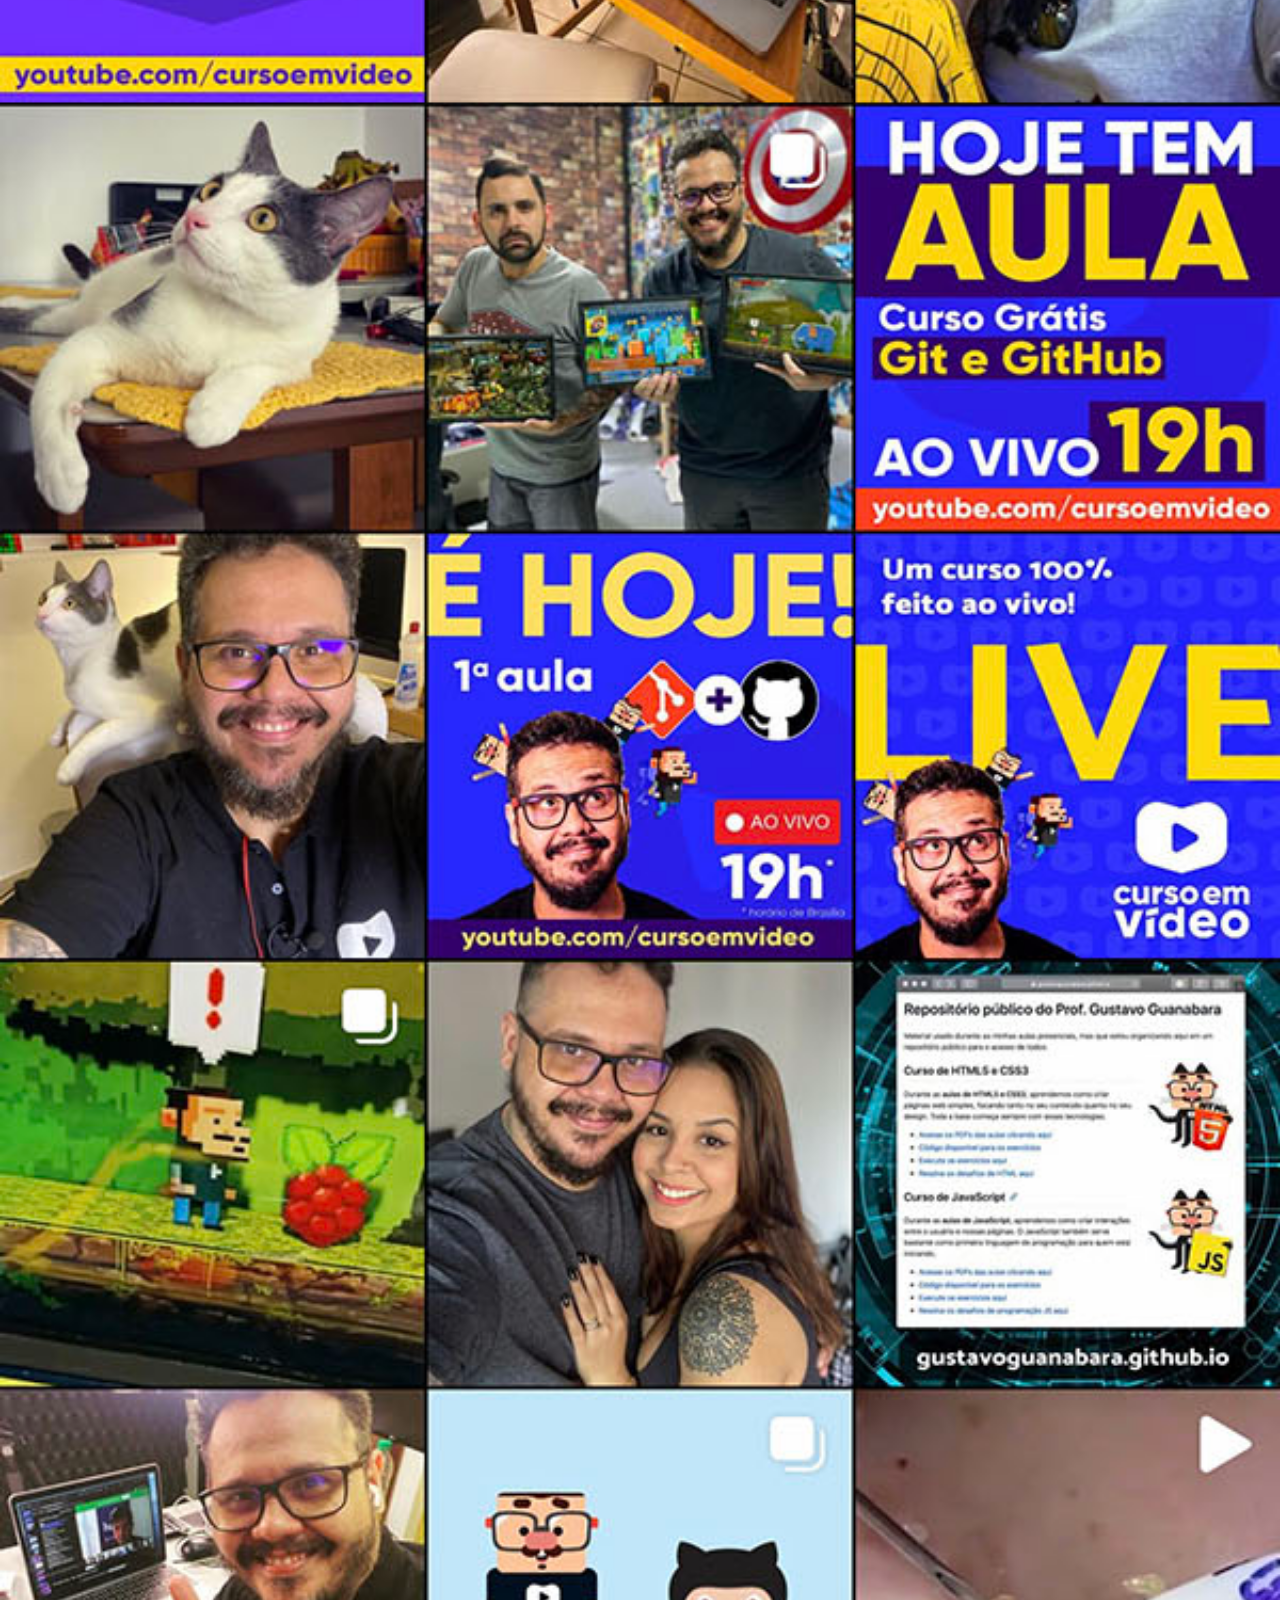
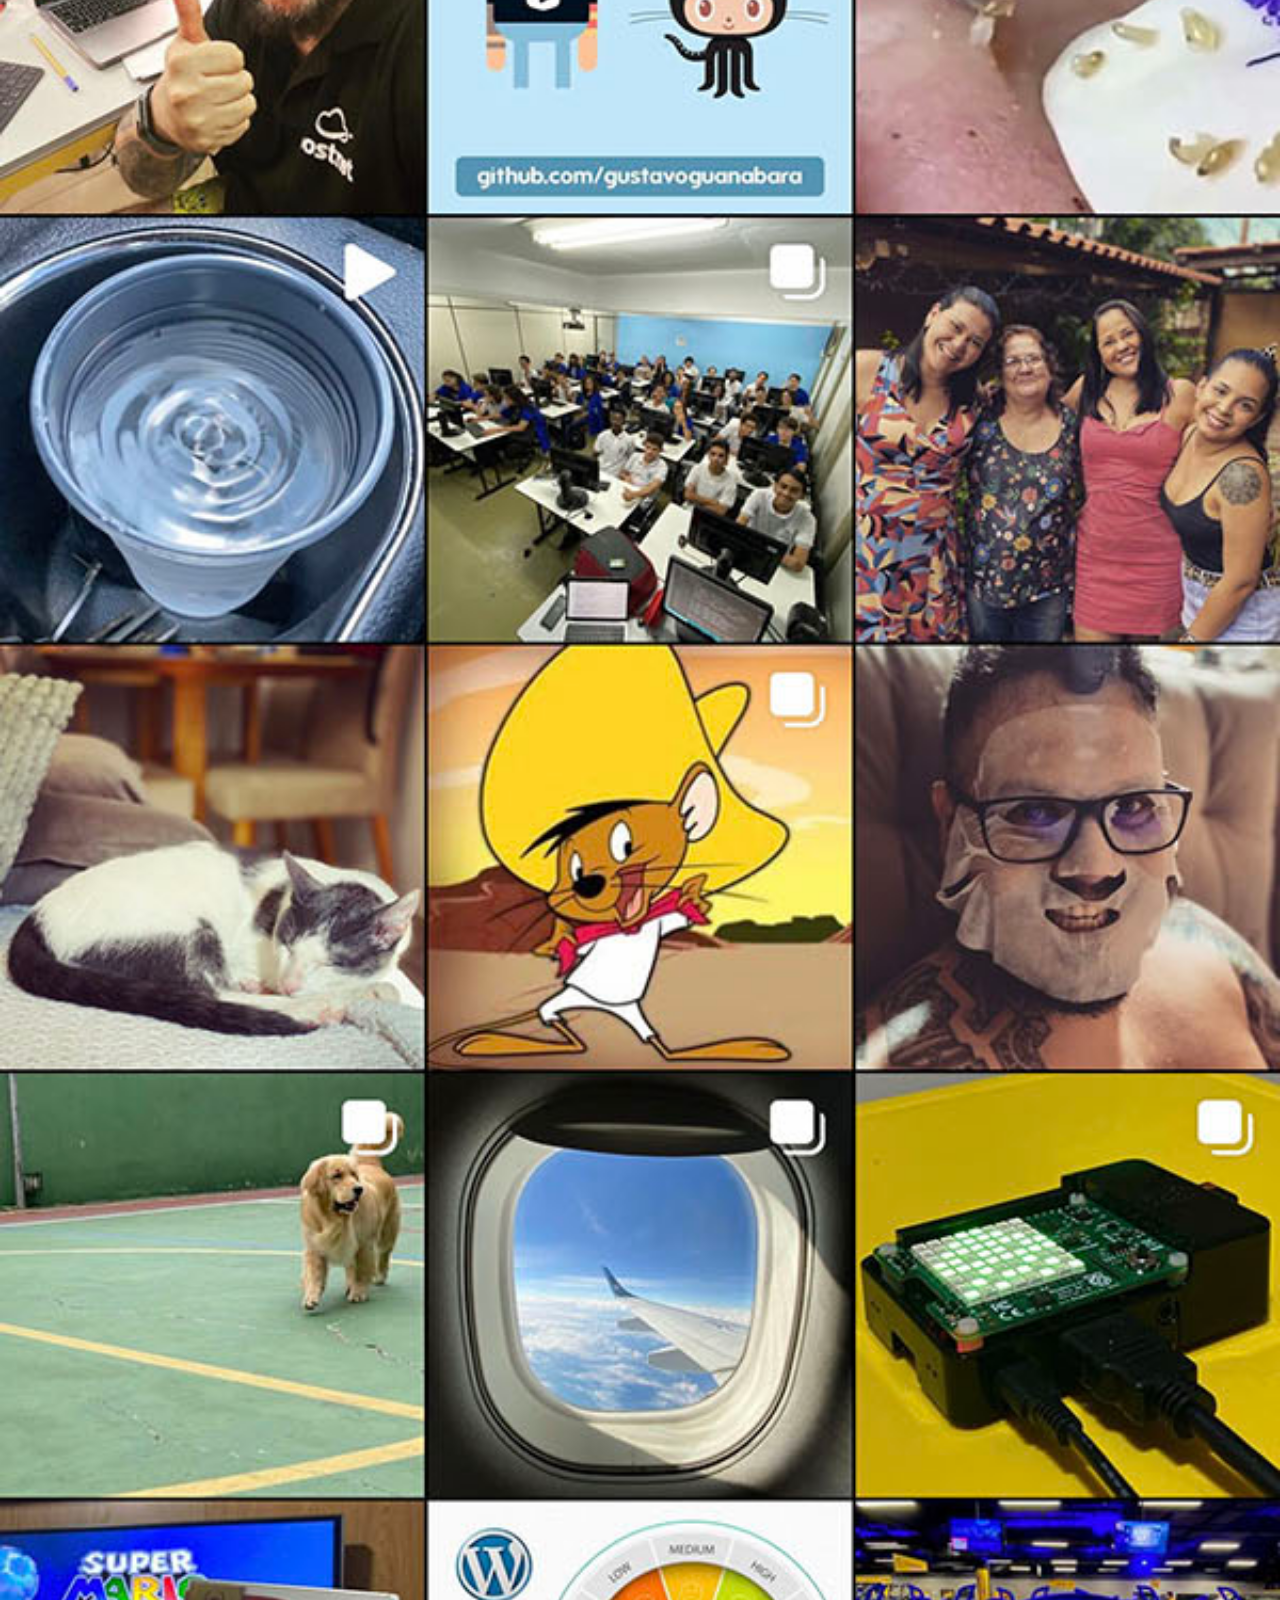
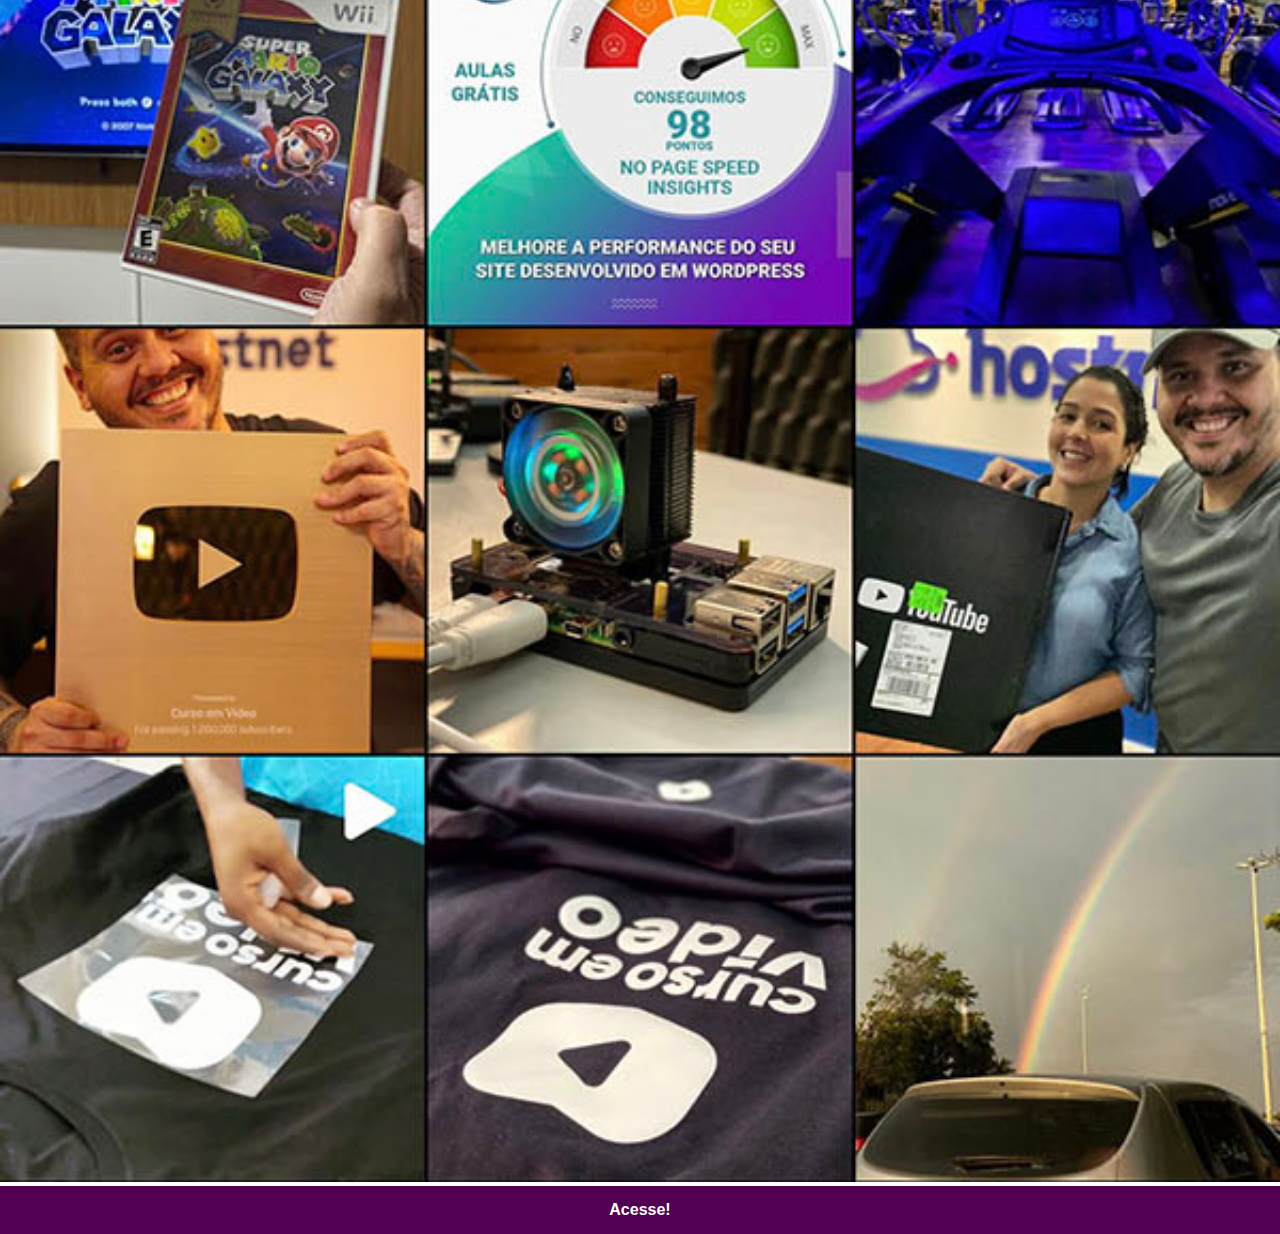
<file: instragram.html>
<!DOCTYPE html>
<html lang="pt-br">
<head>
    <meta charset="UTF-8">
    <meta name="viewport" content="width=device-width, initial-scale=1.0">
    <title>Document</title>
    <link rel="stylesheet" href="style/social.css">
</head>
<body>
    <img src="imagens/tela-instagram.jpg" alt="tela instragram">
    <a href="https://www.instagram.com/cursoemvideo/" target="_blank">Acesse!</a>
</body>
</html>
</file>
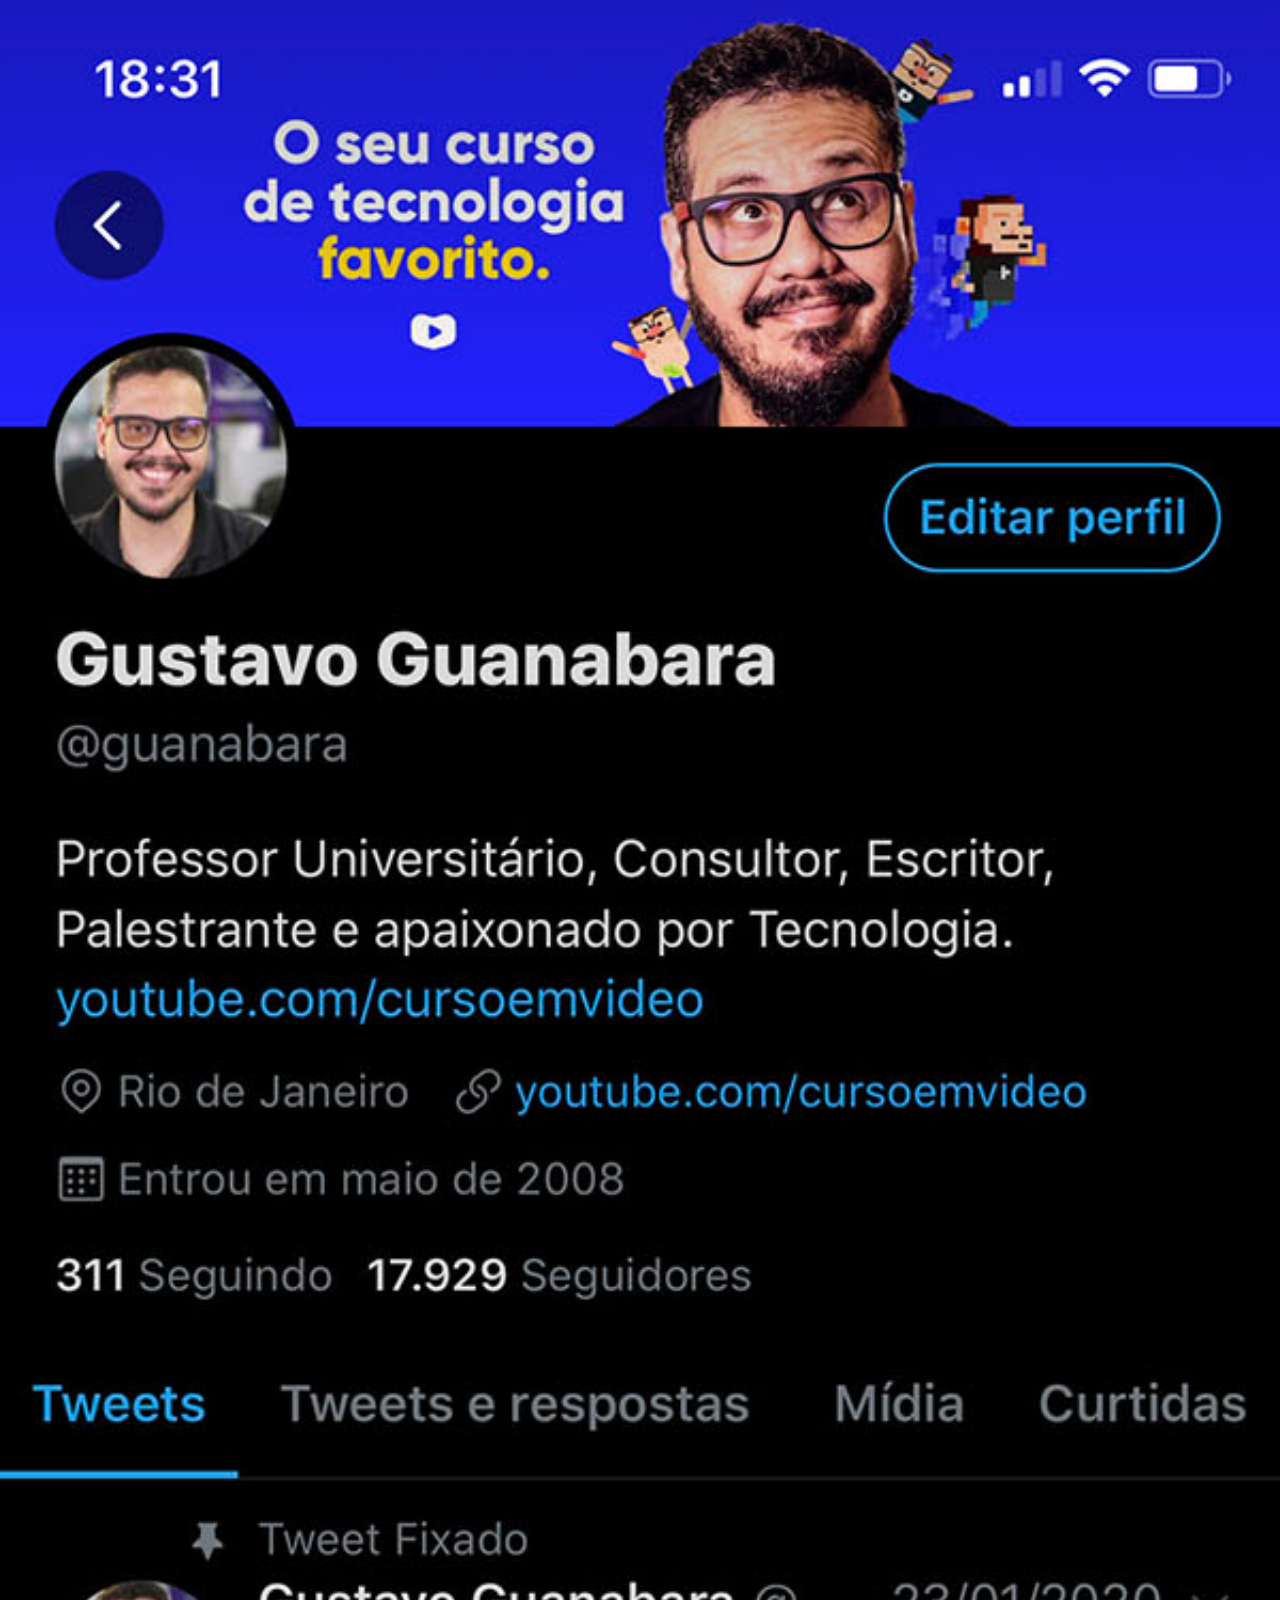
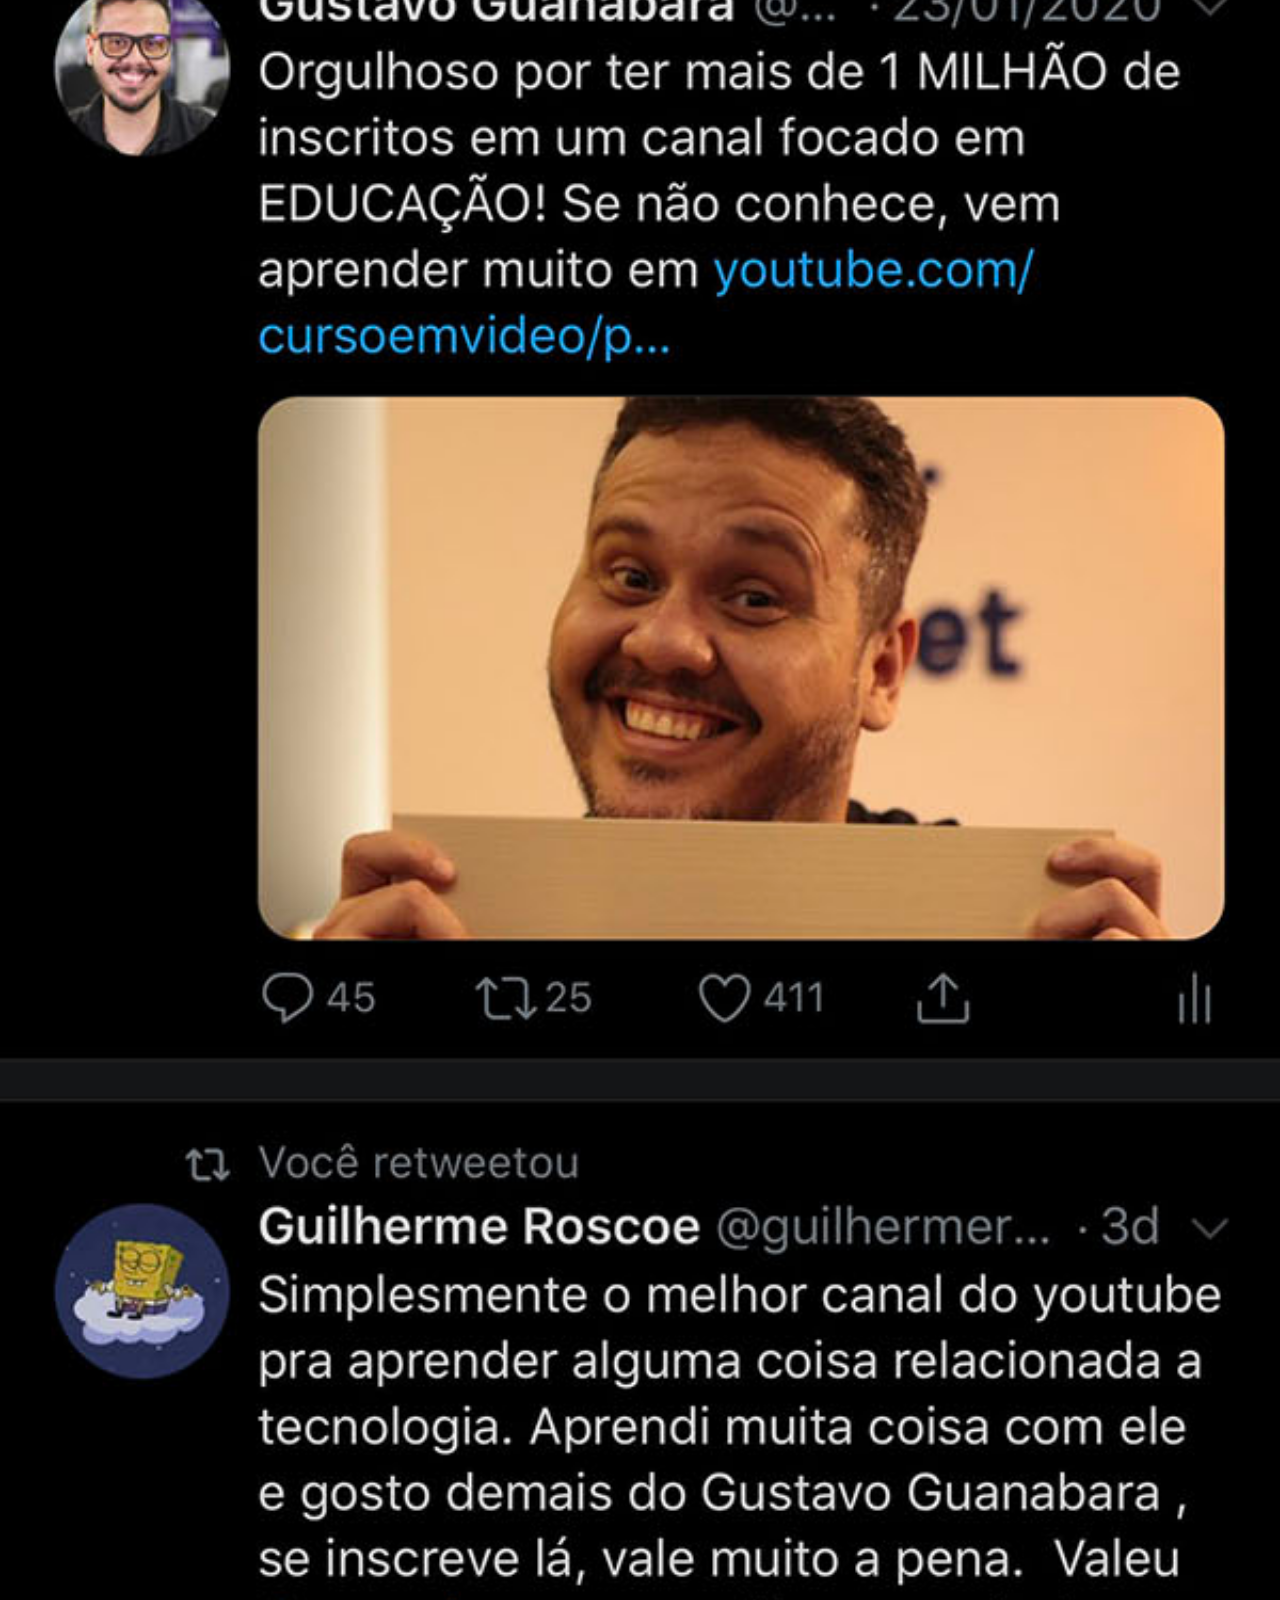
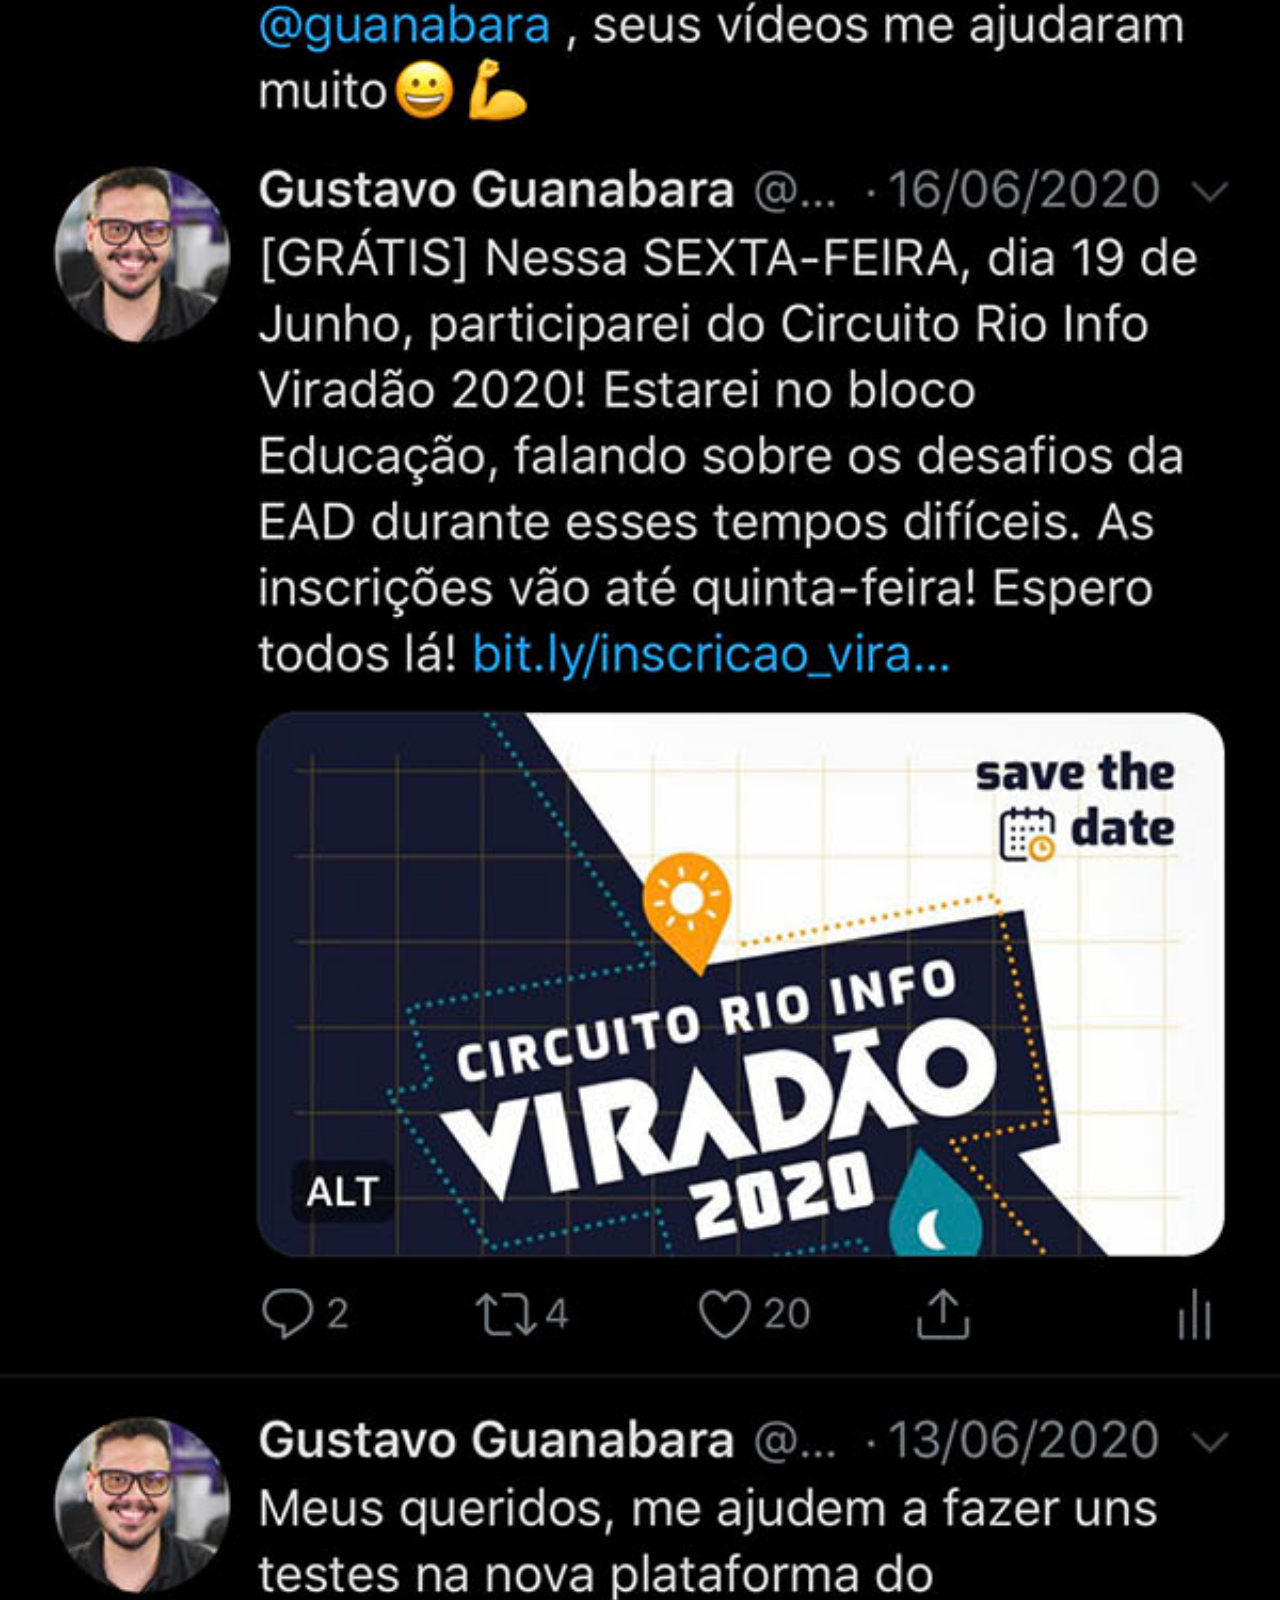
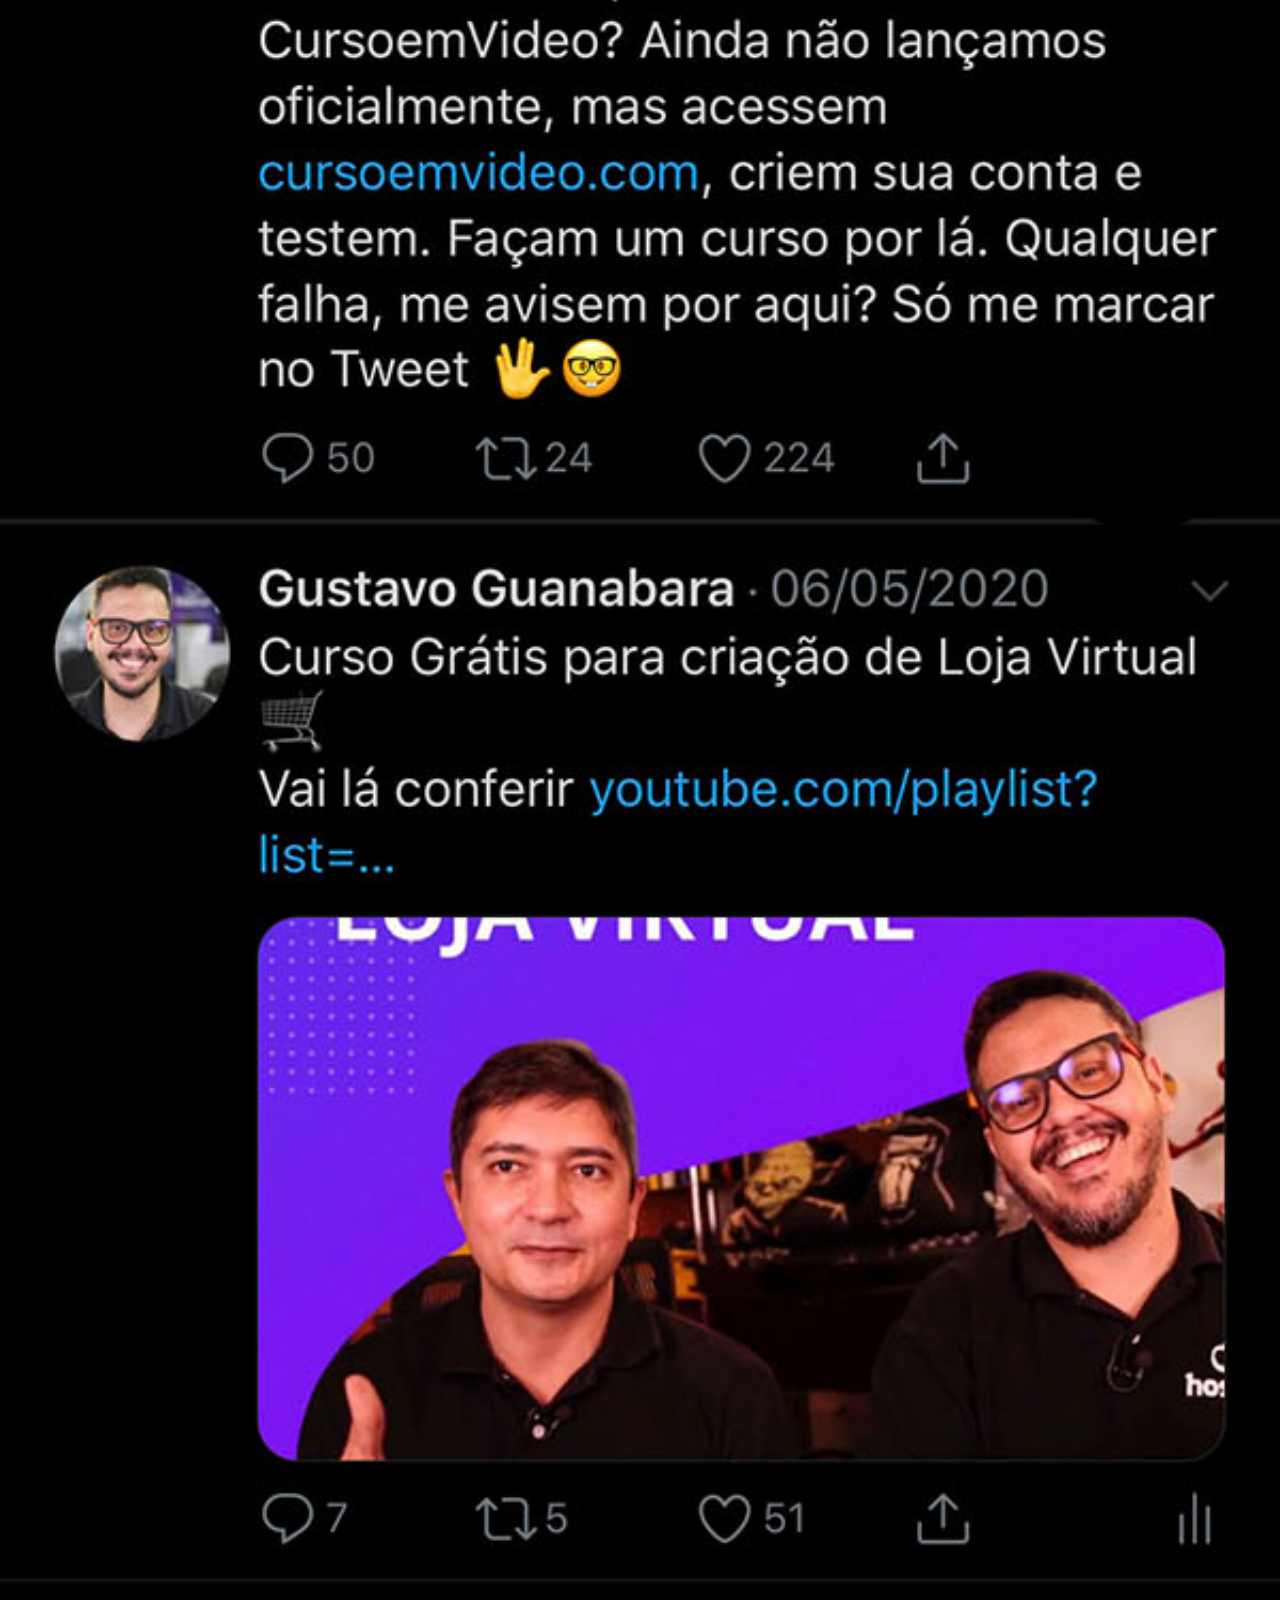
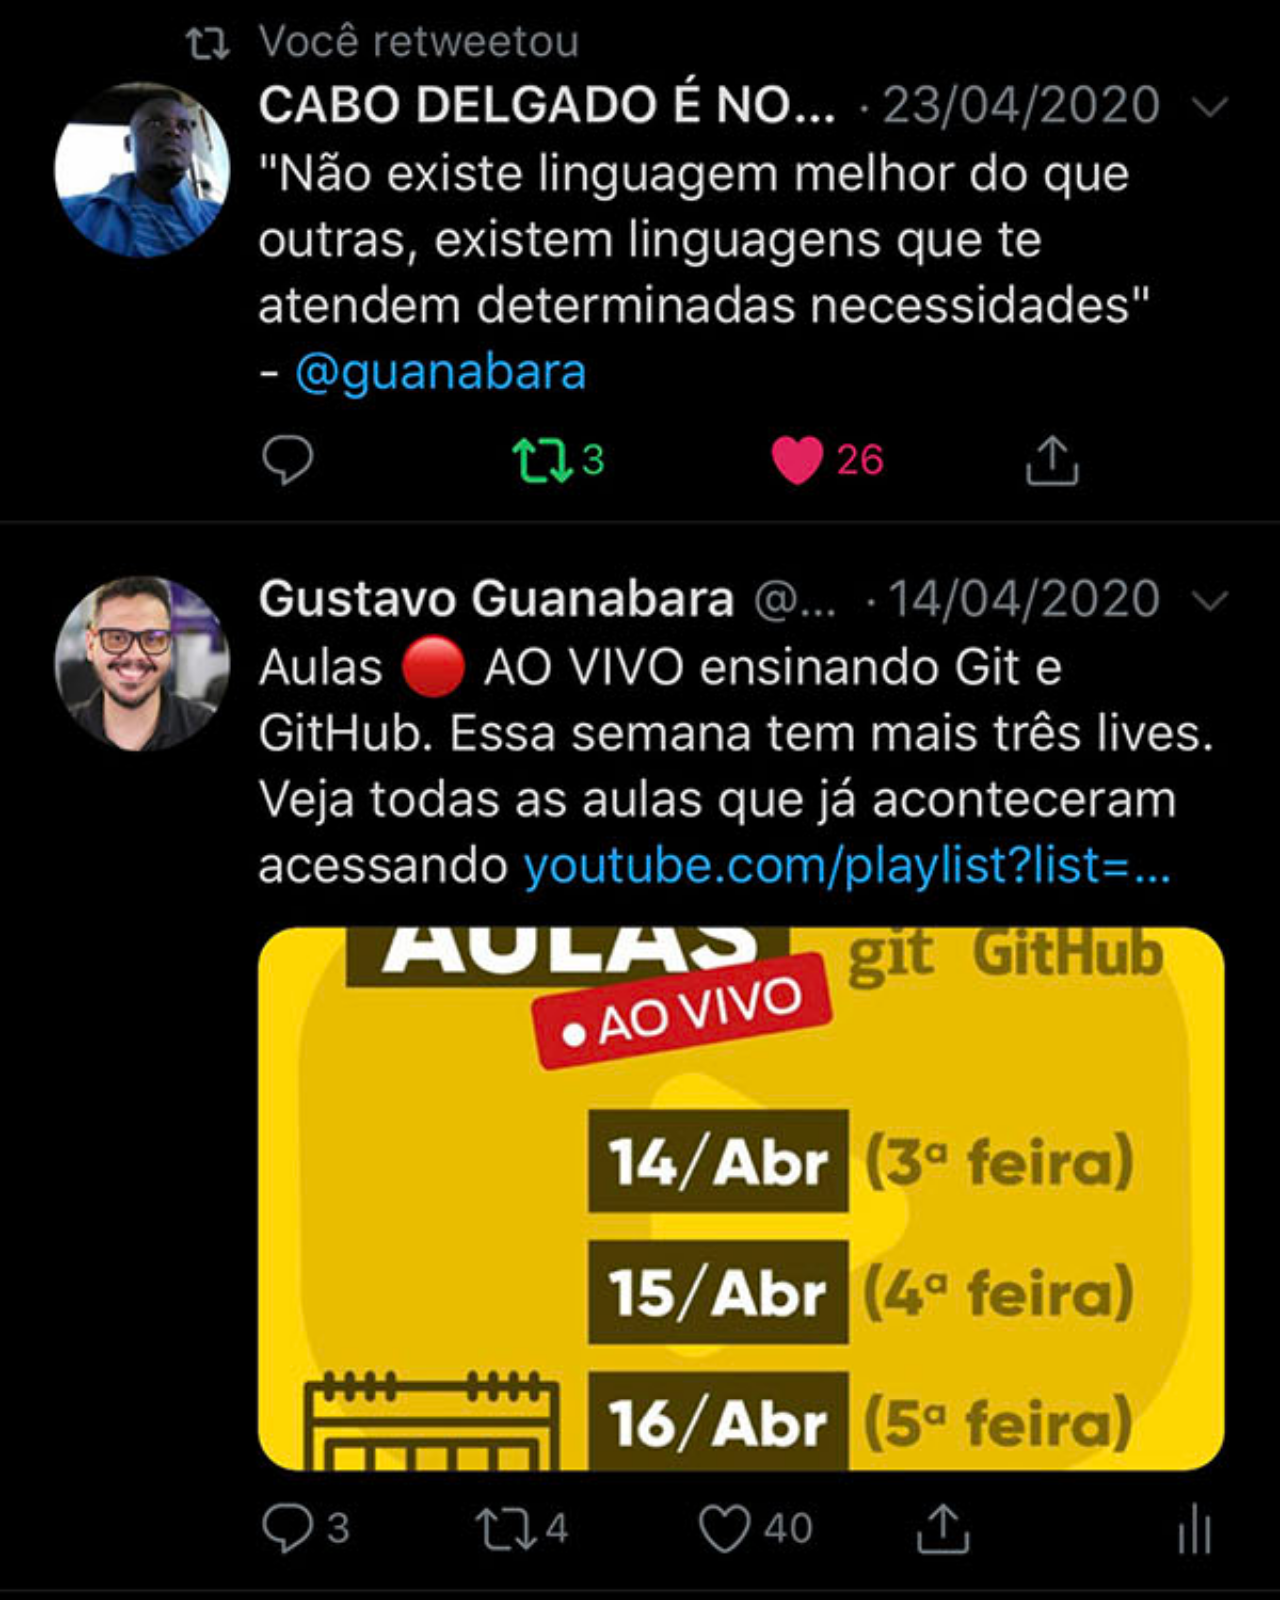
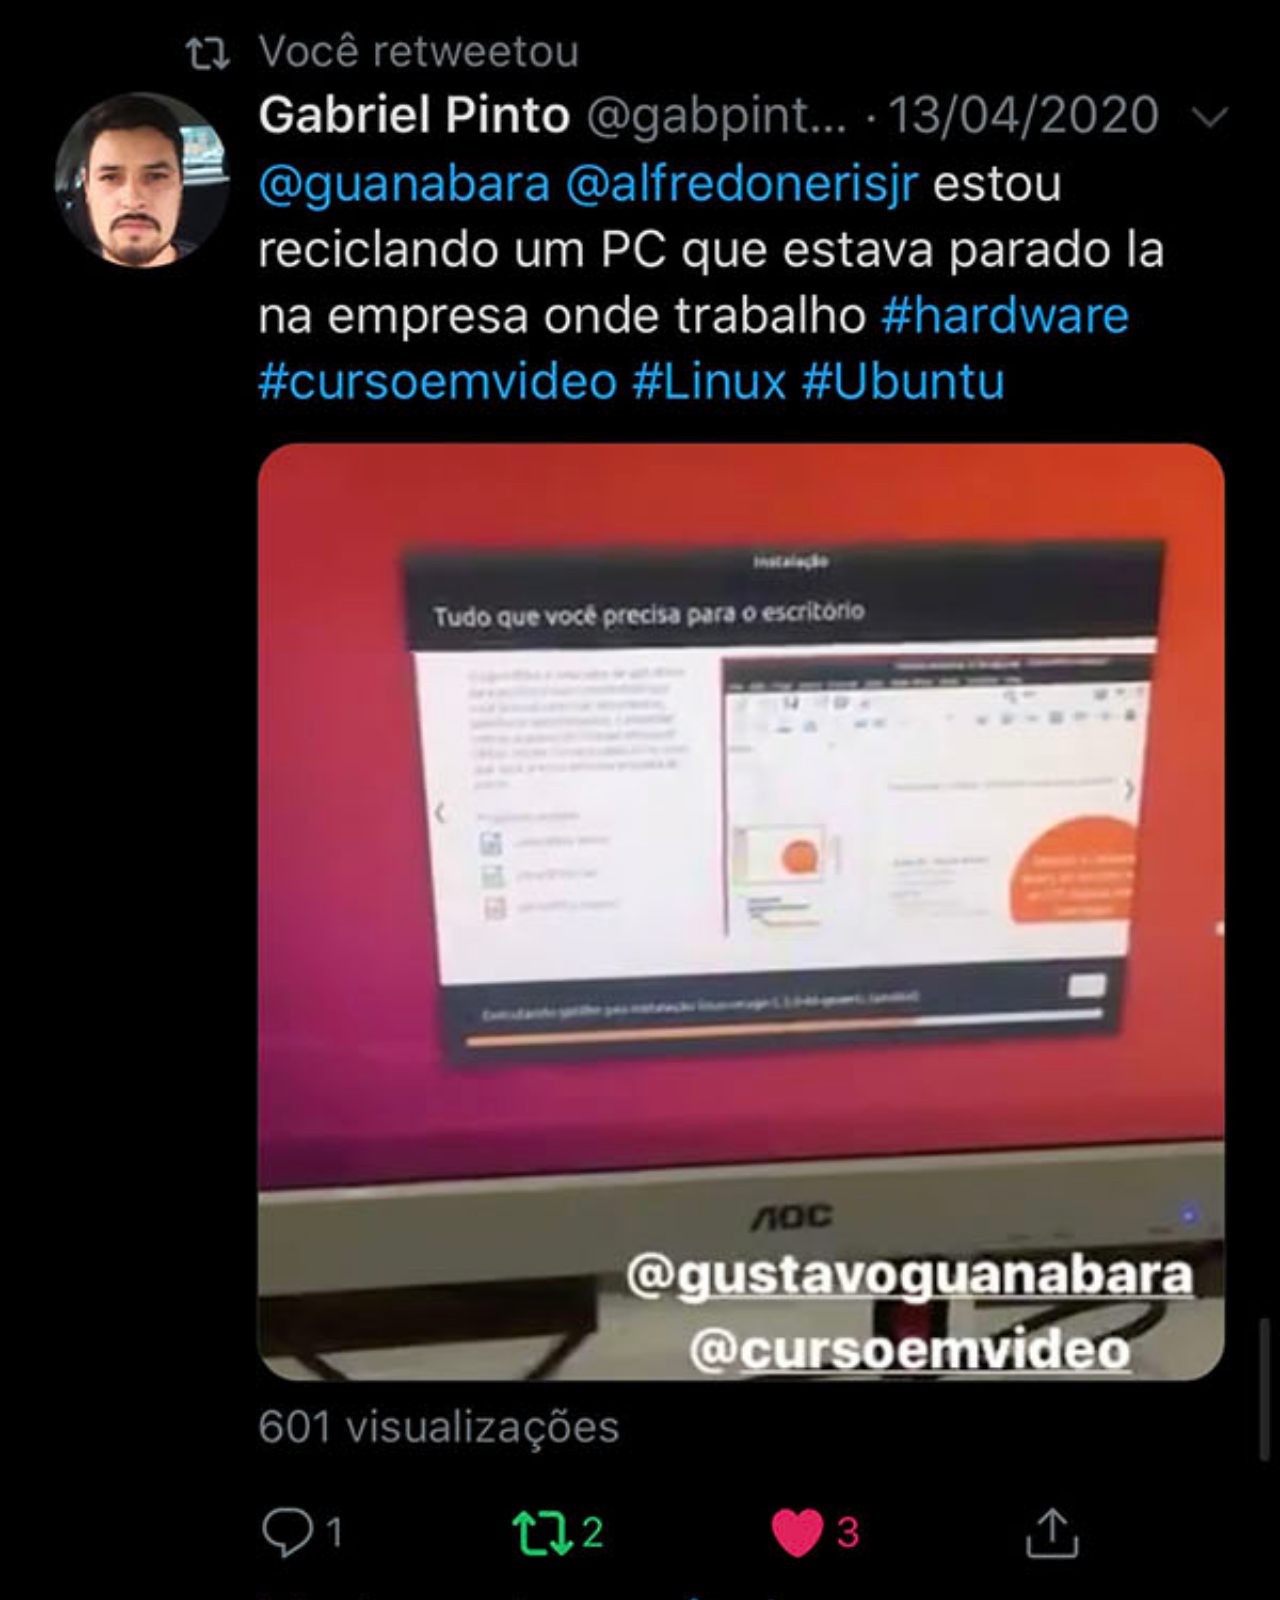
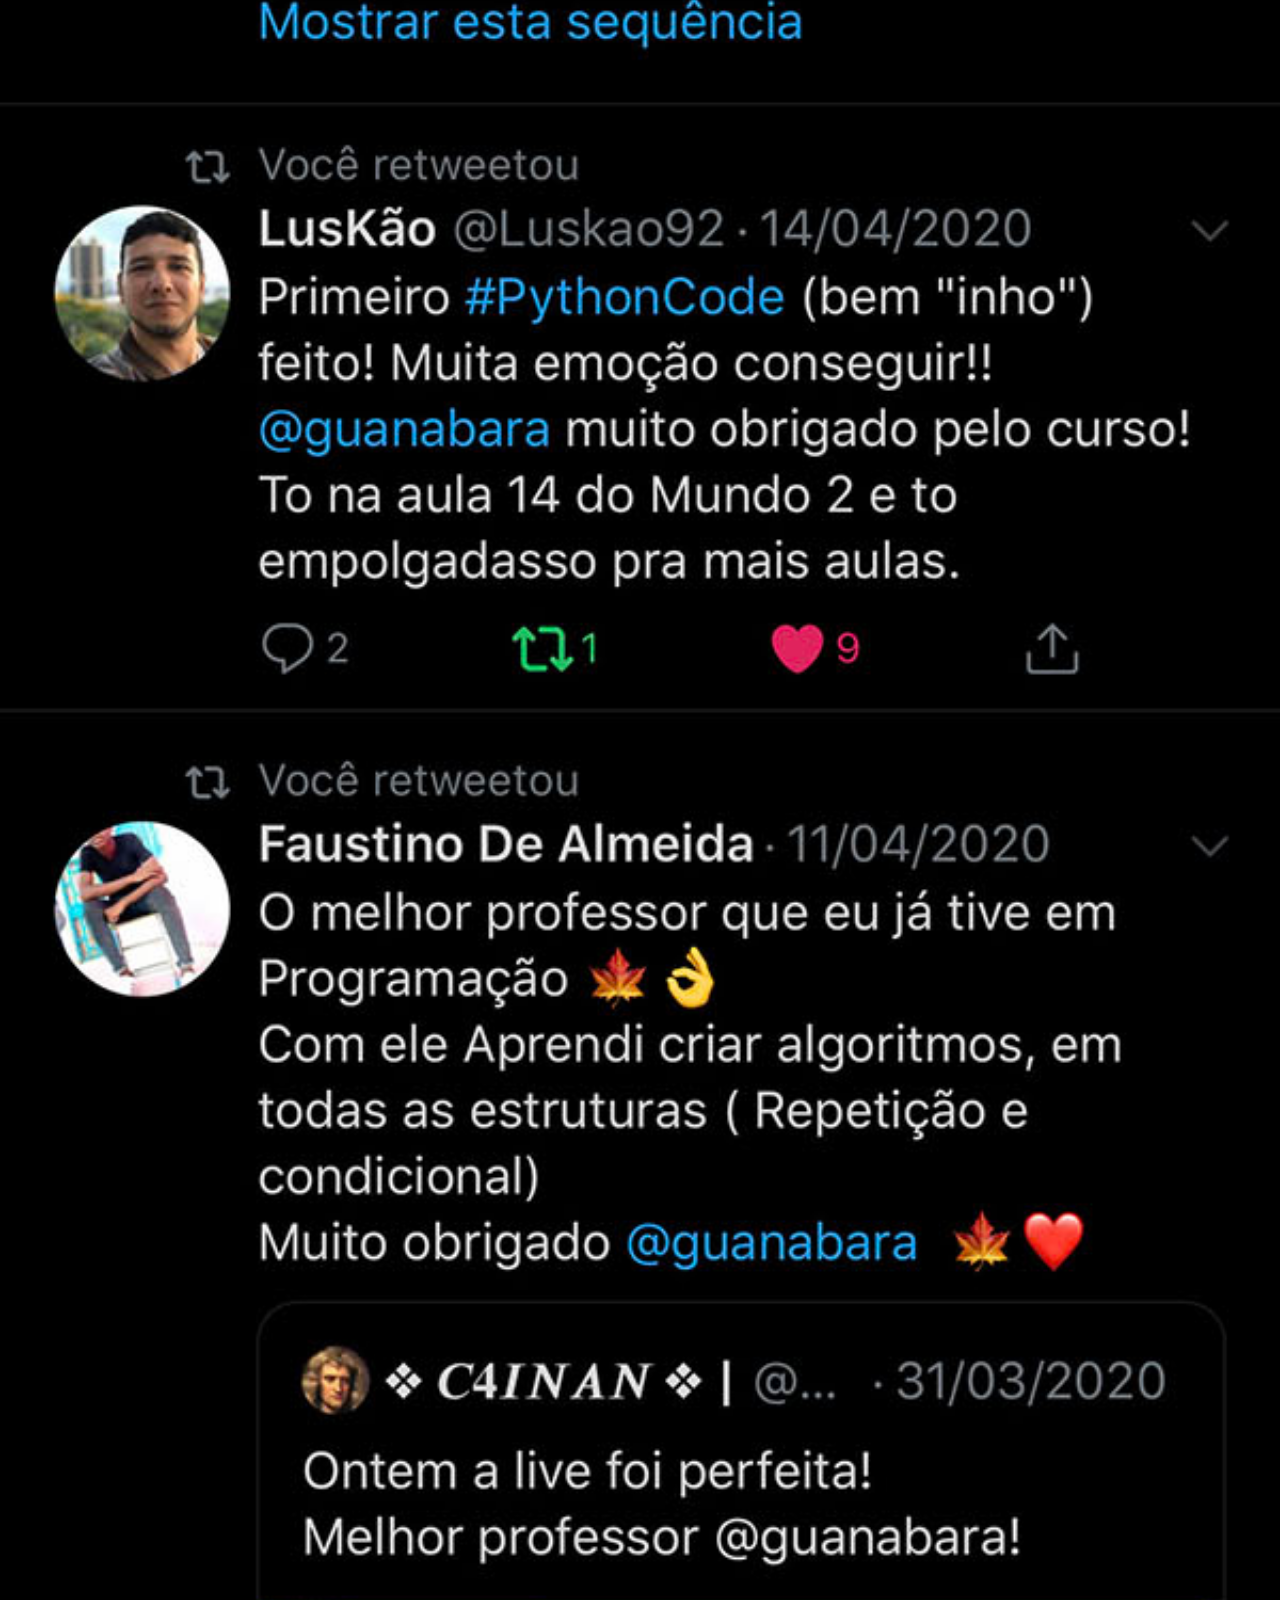
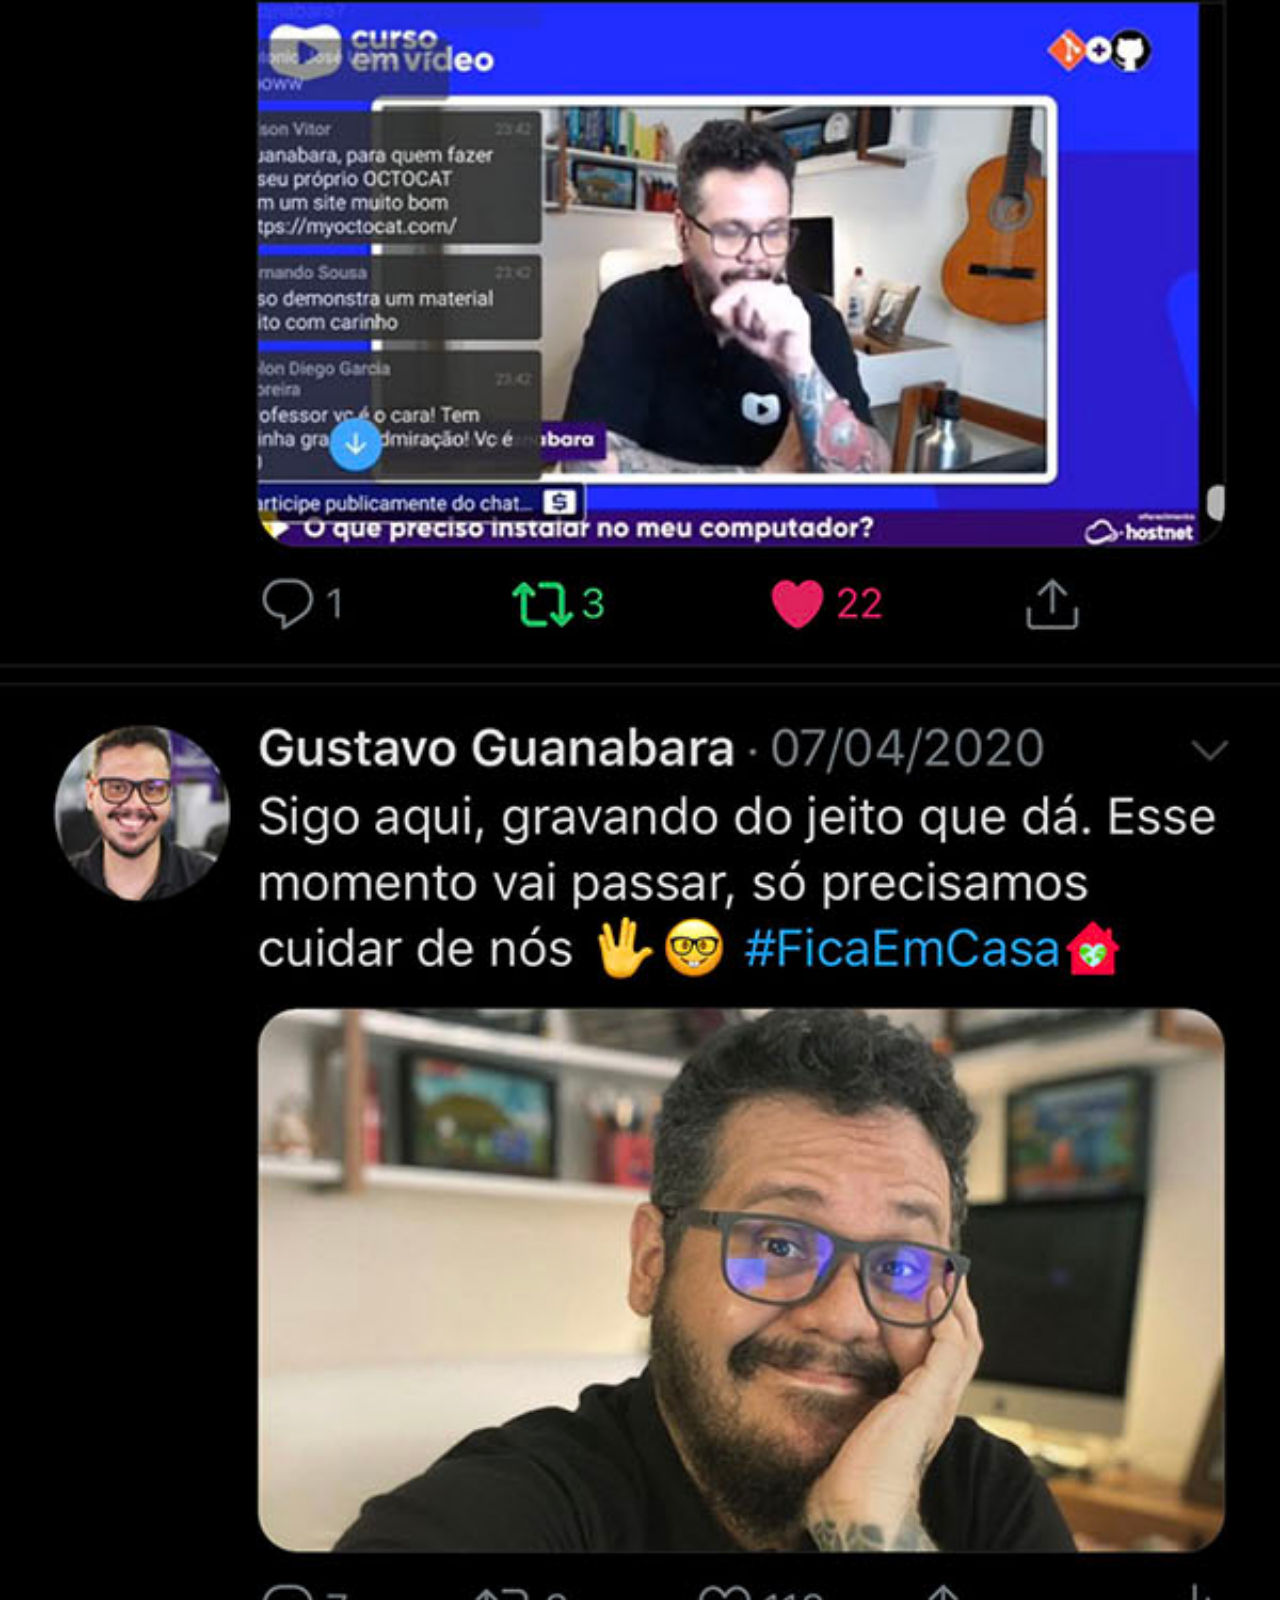
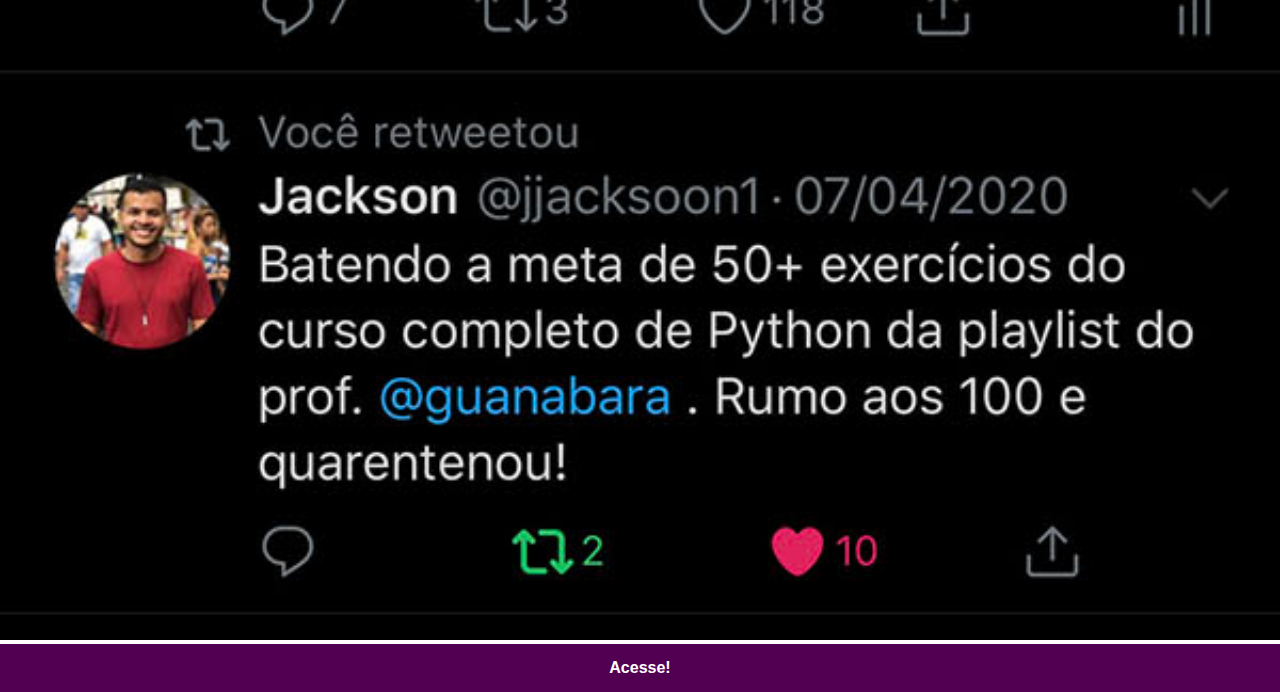
<file: twitter.html>
<!DOCTYPE html>
<html lang="pt-br">
<head>
    <meta charset="UTF-8">
    <meta name="viewport" content="width=device-width, initial-scale=1.0">
    <link rel="stylesheet" href="style/social.css">
    <title>twitter</title>
</head>
<body>
    <img src="imagens/tela-twitter.jpg" alt="tela twitter">
    <a href="https://x.com/guanabara?ref_src=twsrc%5Egoogle%7Ctwcamp%5Eserp%7Ctwgr%5Eauthor" target="black">Acesse!</a>
</body>
</html>
</file>
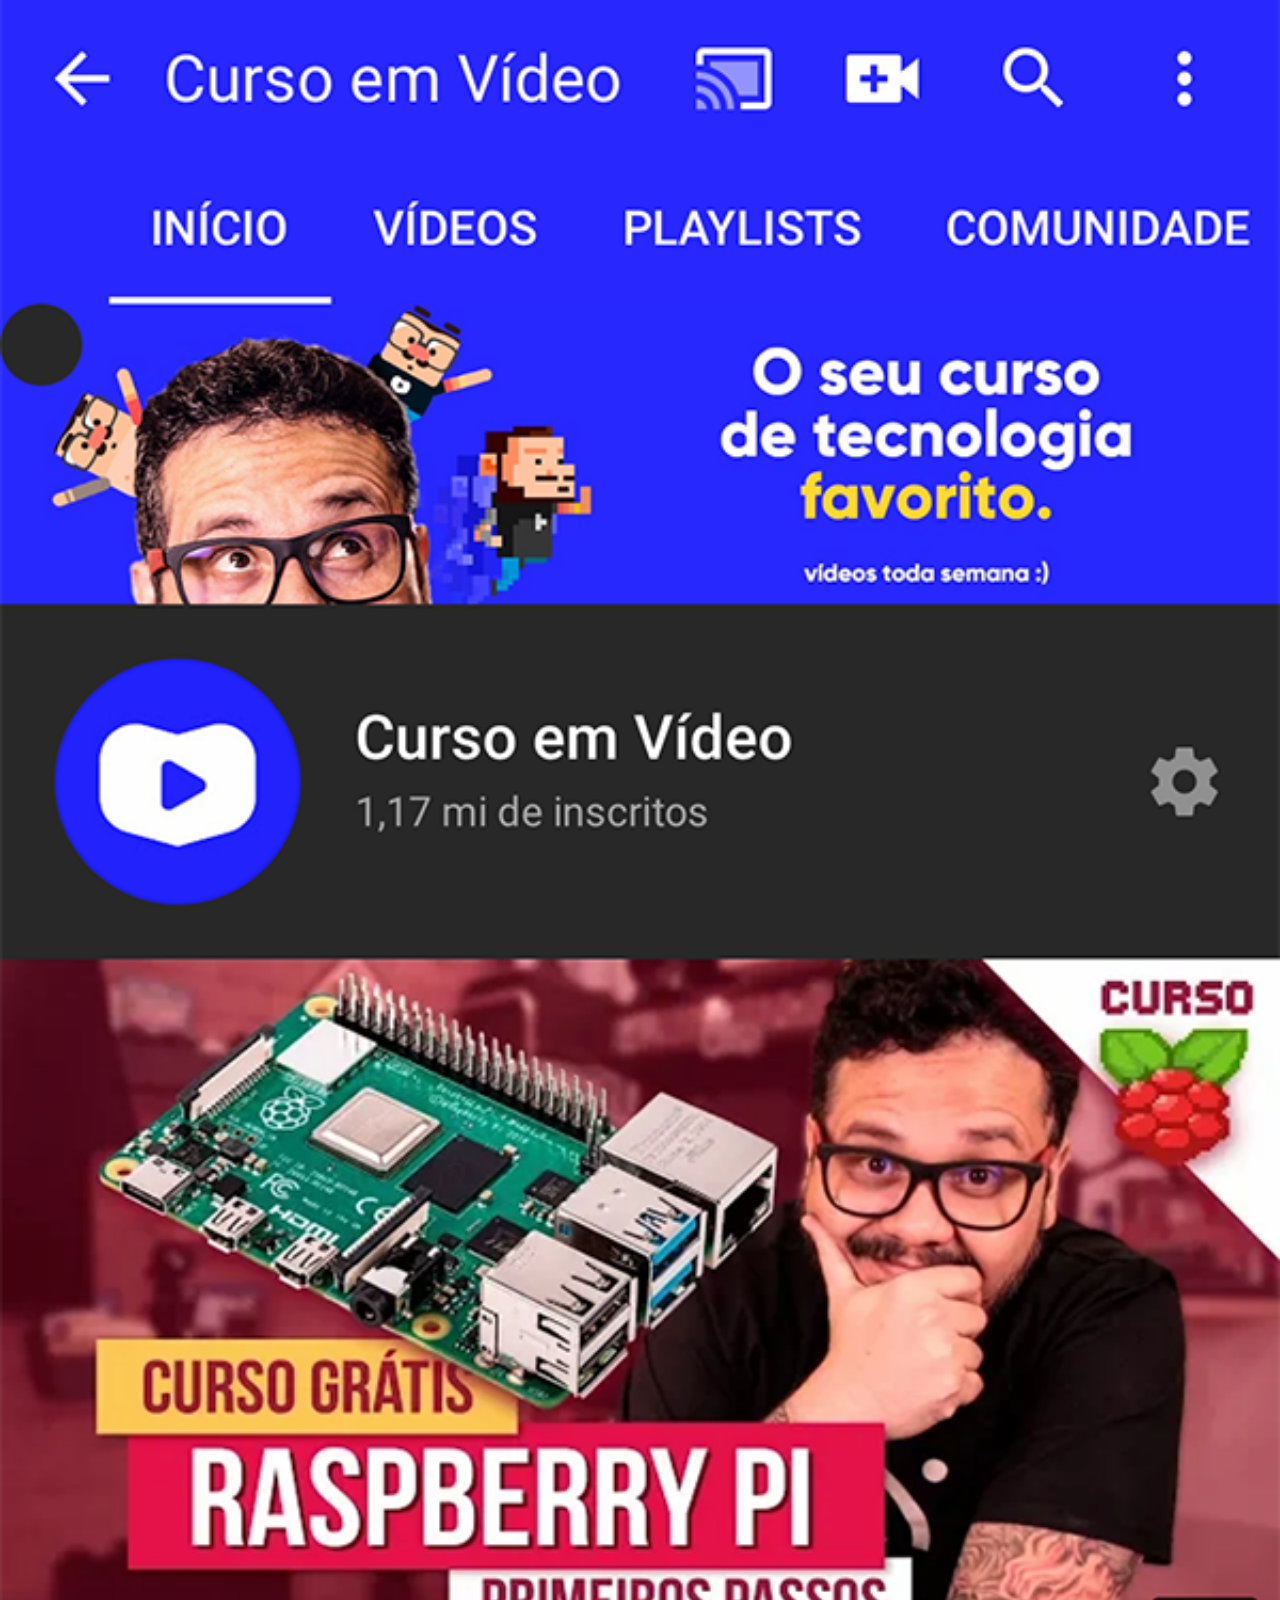
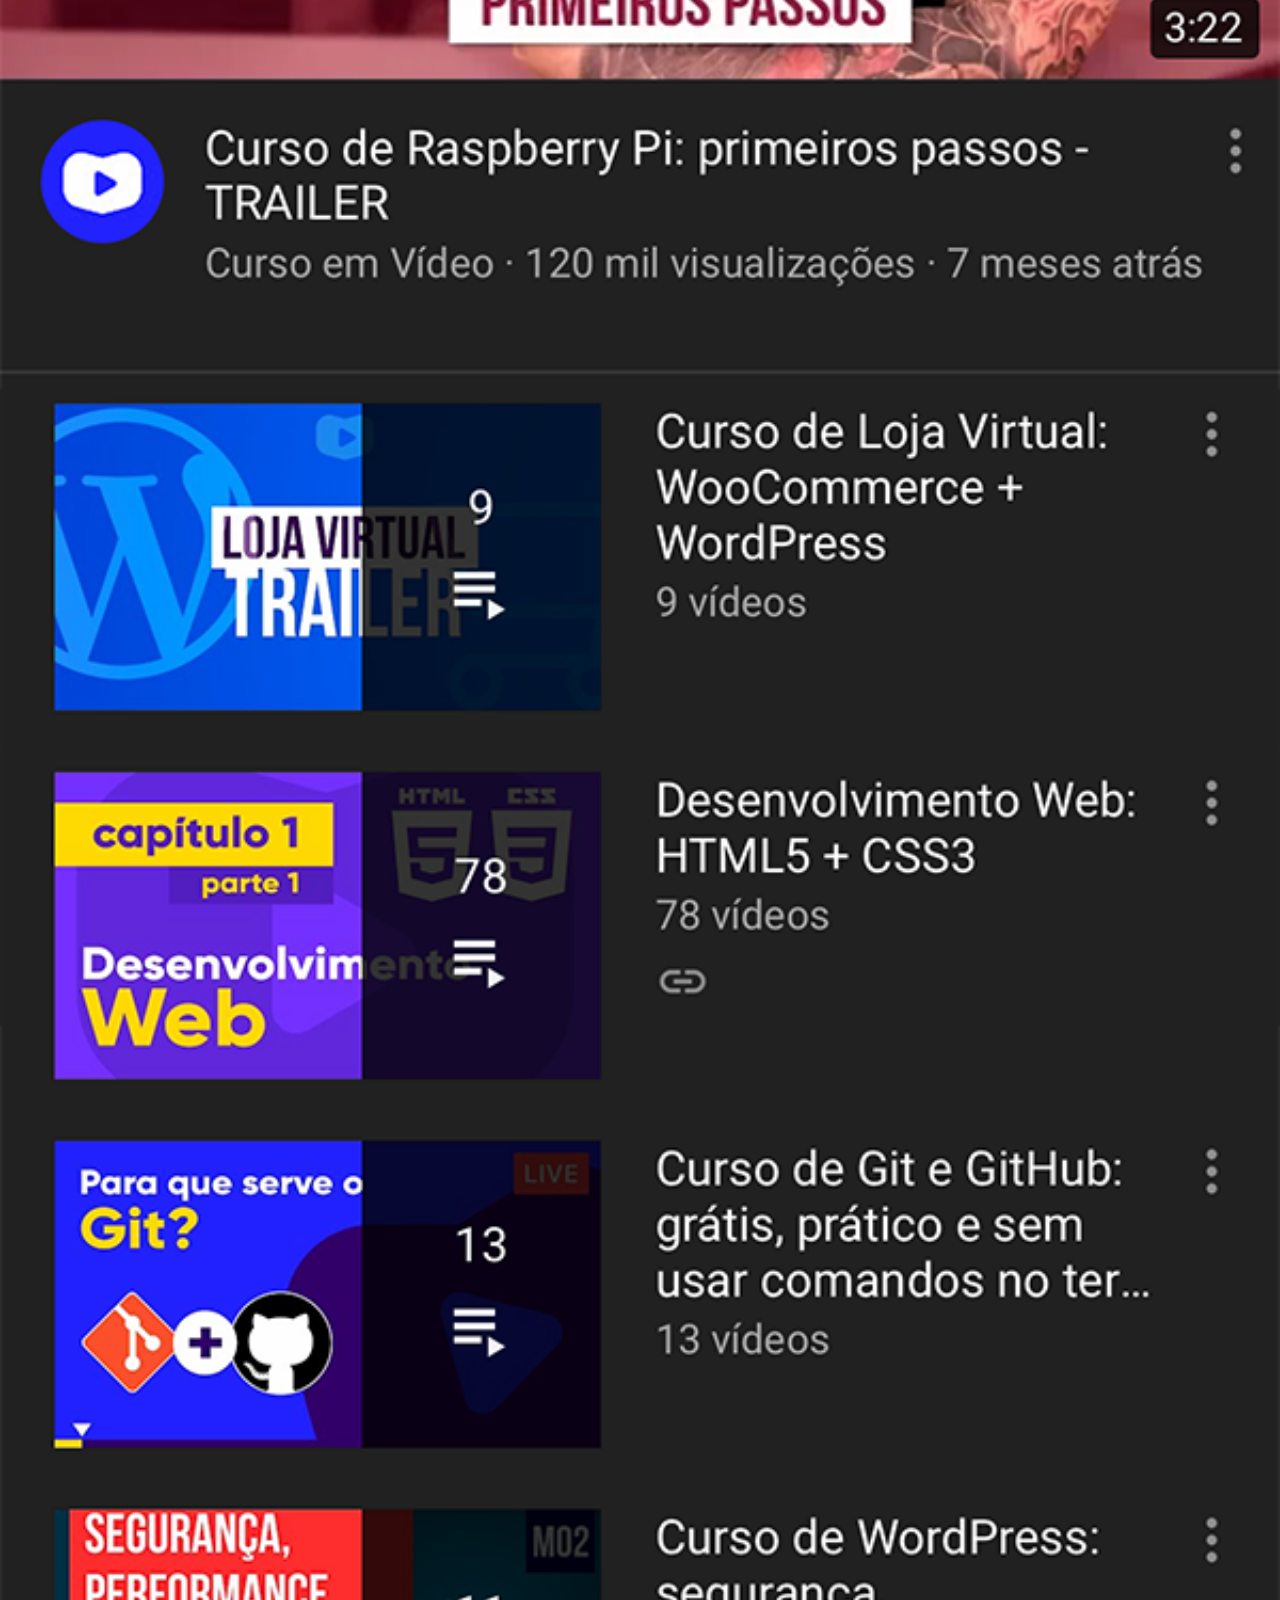
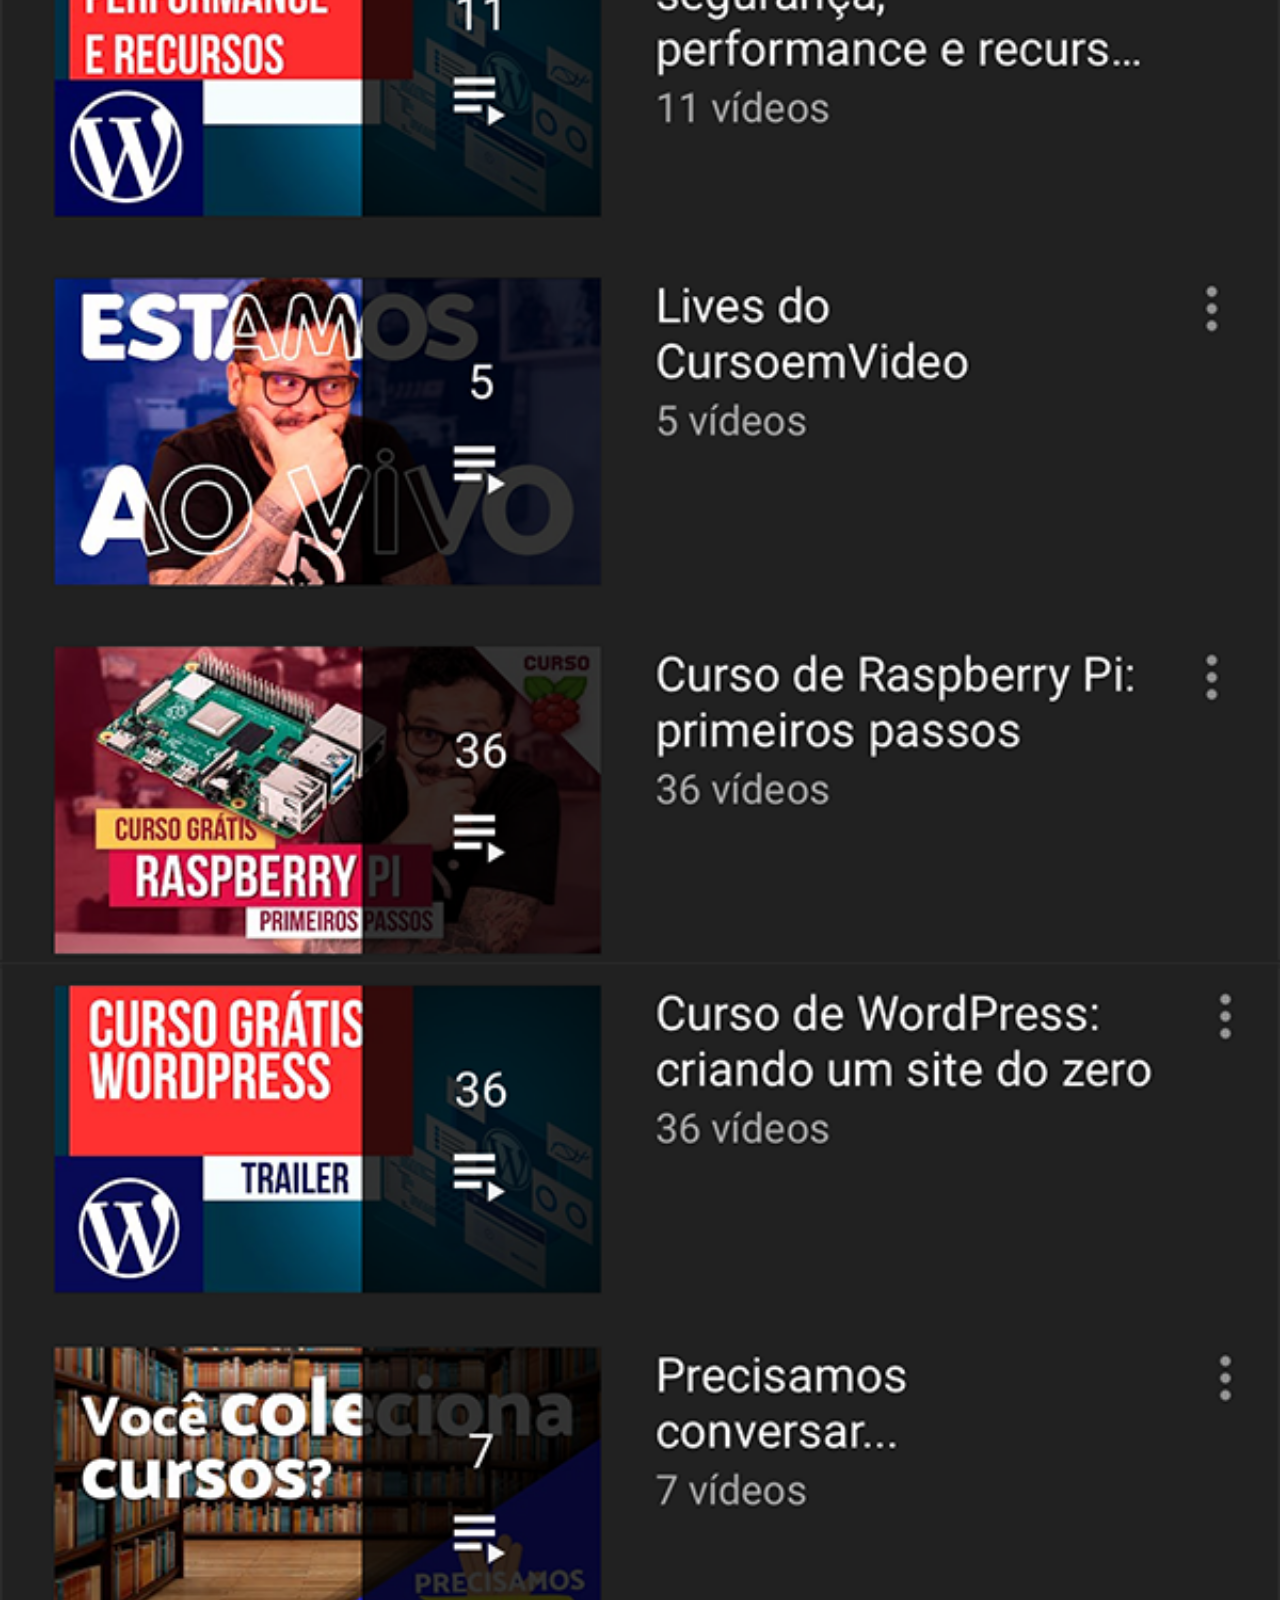
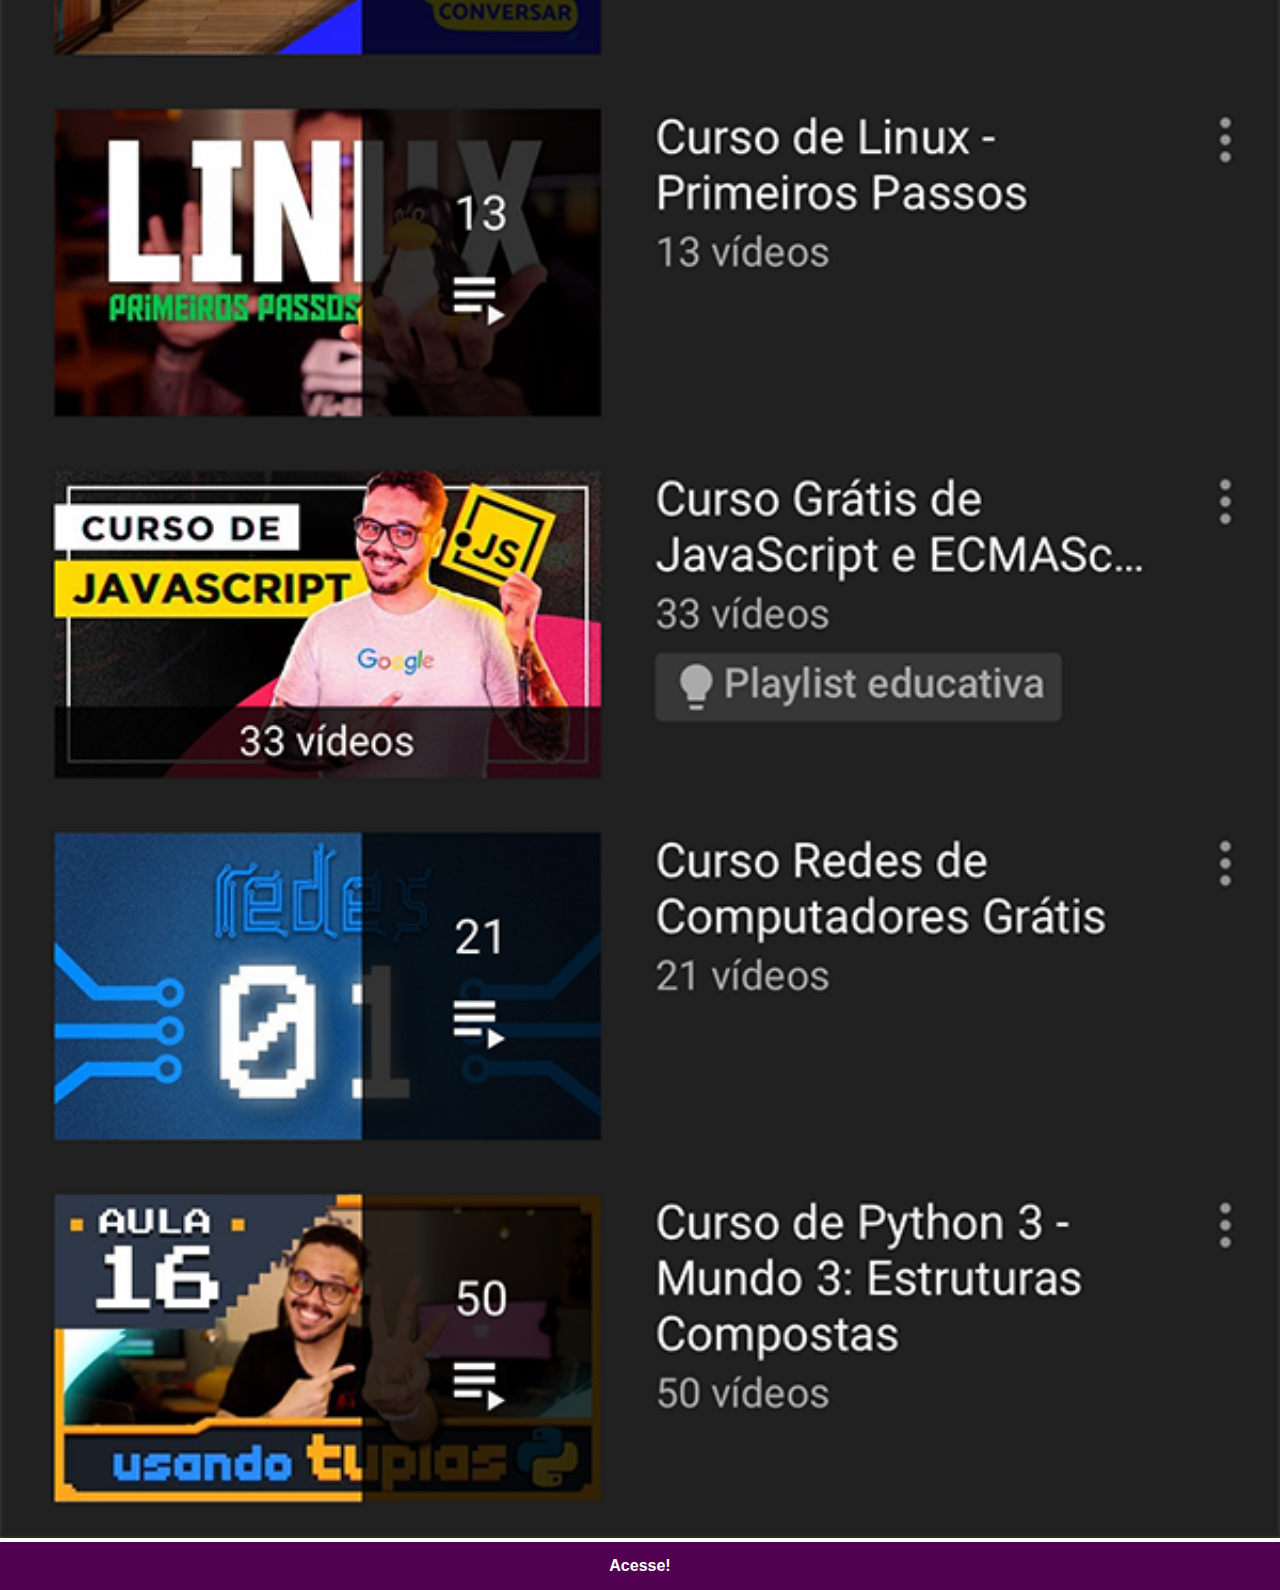
<file: youtube.html>
<!DOCTYPE html>
<html lang="pt-br">
<head>
    <meta charset="UTF-8">
    <meta name="viewport" content="width=device-width, initial-scale=1.0">
    <title>YOUTUBE</title>
    <link rel="stylesheet" href="style/social.css">
</head>
<body>
    <img src="imagens/tela-youtube.png" alt="Tela youtube">
    <a href="https://www.youtube.com/c/CursoemVídeo/playlists" target="_blank">Acesse!</a>
</body>
</html>
</file>
<file: style/style.css>
@charset "UTF-8";

* {
    padding: 0;
    margin: 0;
    box-sizing: border-box;
}

html, body {
    height: 100vh;
    width: 100vw;
}

body {
    background-image: url(../imagens/fundo-madeira.jpg);
    background-repeat: no-repeat;
    background-position: top center;
    background-size: cover;
}


        /* Icones e Tela */

main {    
    position: relative;
    height: 100vh;
}

section.telefone {
    position: absolute;
    top: 50%;
    left: 50%;
    transform: translate(-50%, -50%);
    background-image: url("../imagens/frame-iphone.png");
    background-repeat: no-repeat;
    height: 627px;
    width: 311px;
}

section.social {
    text-align: right;
}

section.social img{
    margin: 10px;
    width: 50px;
    border-radius: 50%;
    box-shadow: 2px 2px 5px rgba(0, 0, 0, 0.400);
}

.social img:hover {
    border: 2px solid rgba(255, 255, 255, 0.61);
    transform: translate(-5%, -5%);
    box-shadow: 3px 3px 10px 3px rgba(0, 0, 0, 0.400);
    transition: transform 0.5s, border  0.1s;
}

.tela {
    position: relative;
    top: 80px;
    left: 22px;
    width: 267px;
    height: 472px;
}
</file>
<file: style/social.css>
@charset "UTF-8";

* {
    padding: 0;
    margin: 0;
    font-family: Arial, Helvetica, sans-serif;
}

::-webkit-scrollbar {
    width: 0px;
    height: 0px;
}

img {
    width: 100vw;
}

a {
    display: block;
    background-color: rgb(82, 1, 82);
    color: white;
    padding: 15px;
    font-weight: bolder;
    text-decoration: none;
    text-align: center;

}

a:hover {
    background-color: purple;
}
</file>
